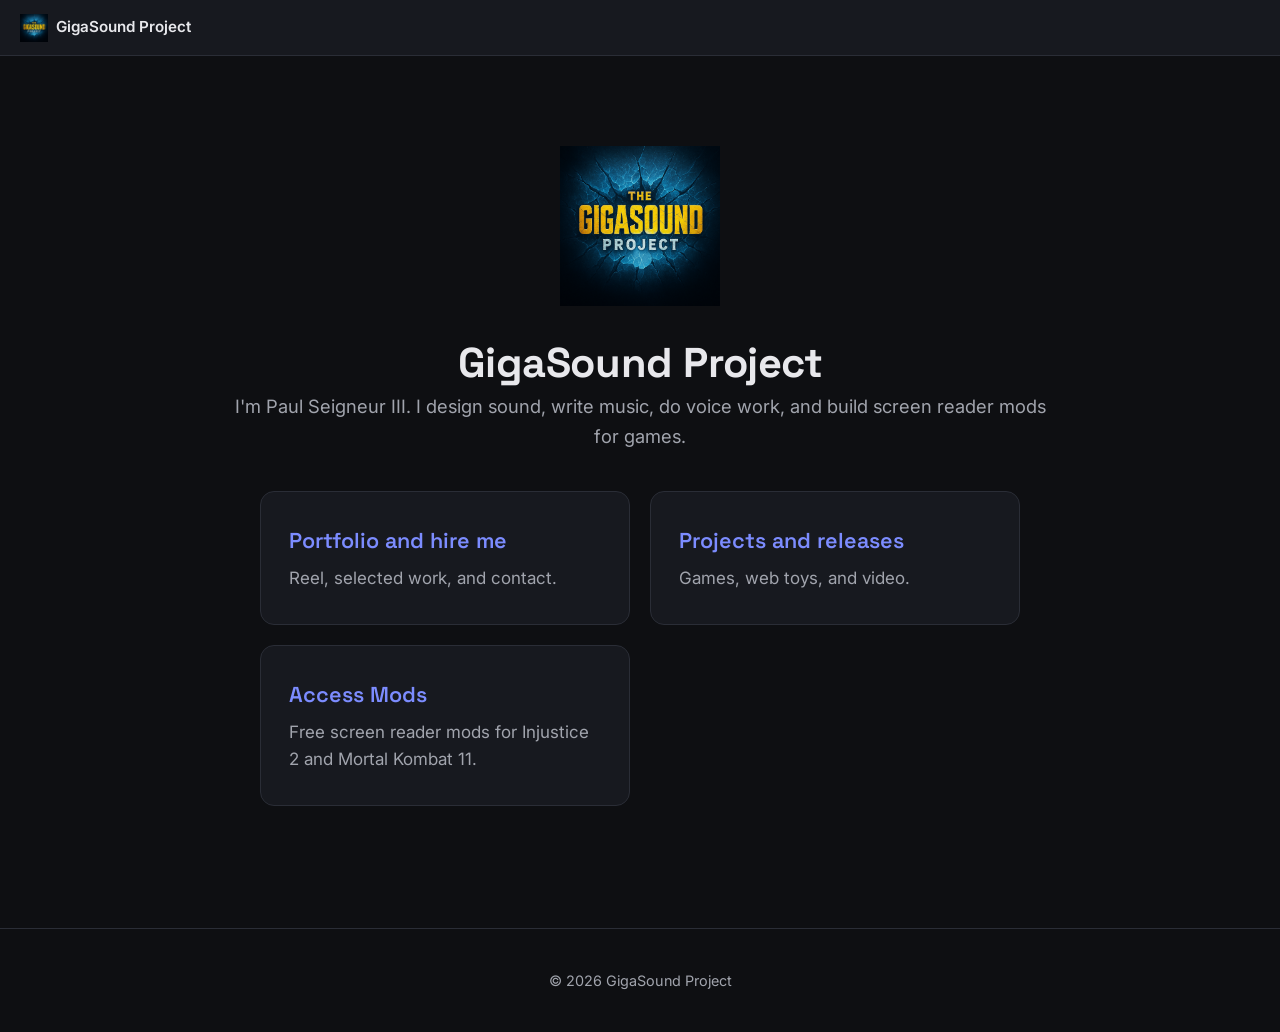
<file: index.html>
<!DOCTYPE html>
<html lang="en">
<head>
  <meta charset="UTF-8">
  <meta name="viewport" content="width=device-width, initial-scale=1.0">
  <title>GigaSound Project</title>
  <meta name="description" content="GigaSound Project: the audio portfolio of Paul Seigneur III, plus games, web toys, and free screen reader mods for games.">

  <meta property="og:title" content="GigaSound Project">
  <meta property="og:description" content="Sound design, music, voice, and accessibility work by Paul Seigneur III.">
  <meta property="og:type" content="website">
  <meta property="og:image" content="images/logo.png">

  <link rel="icon" href="images/logo.png" type="image/png">
  <link rel="preconnect" href="https://fonts.googleapis.com">
  <link rel="preconnect" href="https://fonts.gstatic.com" crossorigin>
  <link href="https://fonts.googleapis.com/css2?family=Inter:wght@400;500;600&family=Space+Grotesk:wght@600;700&display=swap" rel="stylesheet">
  <link rel="stylesheet" href="styles.css">
</head>
<body>
  <a href="#main" class="skip-link">Skip to main content</a>

  <div class="site-bar" role="banner">
    <span class="brand">
      <img src="images/logo.png" alt="" aria-hidden="true">
      <span>GigaSound Project</span>
    </span>
  </div>

  <main id="main" class="router-main">
    <div class="router-hero">
      <img src="images/logo.png" alt="" class="logo" aria-hidden="true">
      <h1>GigaSound Project</h1>
      <p class="tagline">I'm Paul Seigneur III. I design sound, write music, do voice work, and build screen reader mods for games.</p>
    </div>

    <nav class="router-cards" aria-label="Site sections">
      <a class="router-card" href="portfolio/">
        <span class="card-title">Portfolio and hire me</span>
        <span class="card-note">Reel, selected work, and contact.</span>
      </a>

      <a class="router-card" href="projects/">
        <span class="card-title">Projects and releases</span>
        <span class="card-note">Games, web toys, and video.</span>
      </a>

      <a class="router-card" href="mods/">
        <span class="card-title">Access Mods</span>
        <span class="card-note">Free screen reader mods for Injustice 2 and Mortal Kombat 11.</span>
      </a>
    </nav>
  </main>

  <footer>
    <p>&copy; <span id="year">2026</span> GigaSound Project</p>
    <p class="visits" id="visits" hidden>Visits: <span id="visit-count"></span></p>
  </footer>

  <script>
    document.getElementById('year').textContent = new Date().getFullYear();
  </script>
  <script src="counter.js"></script>
</body>
</html>
</file>
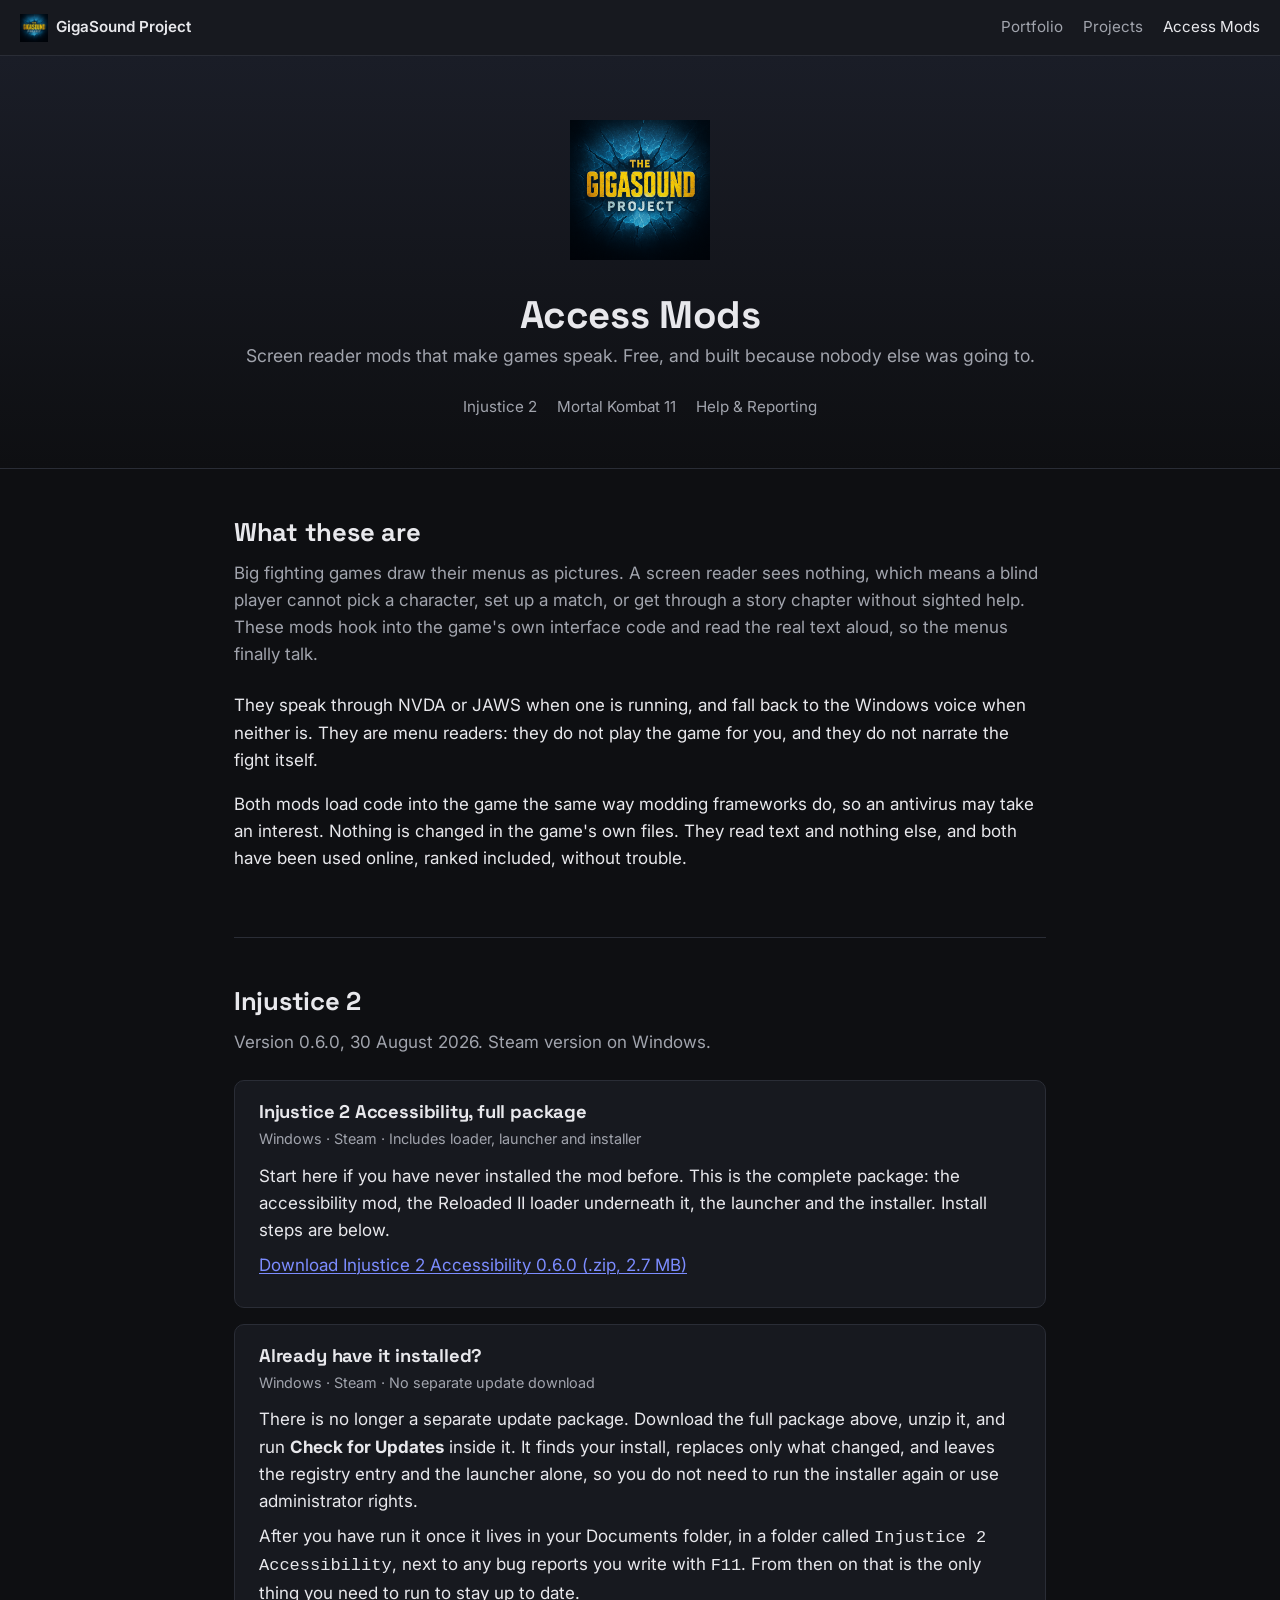
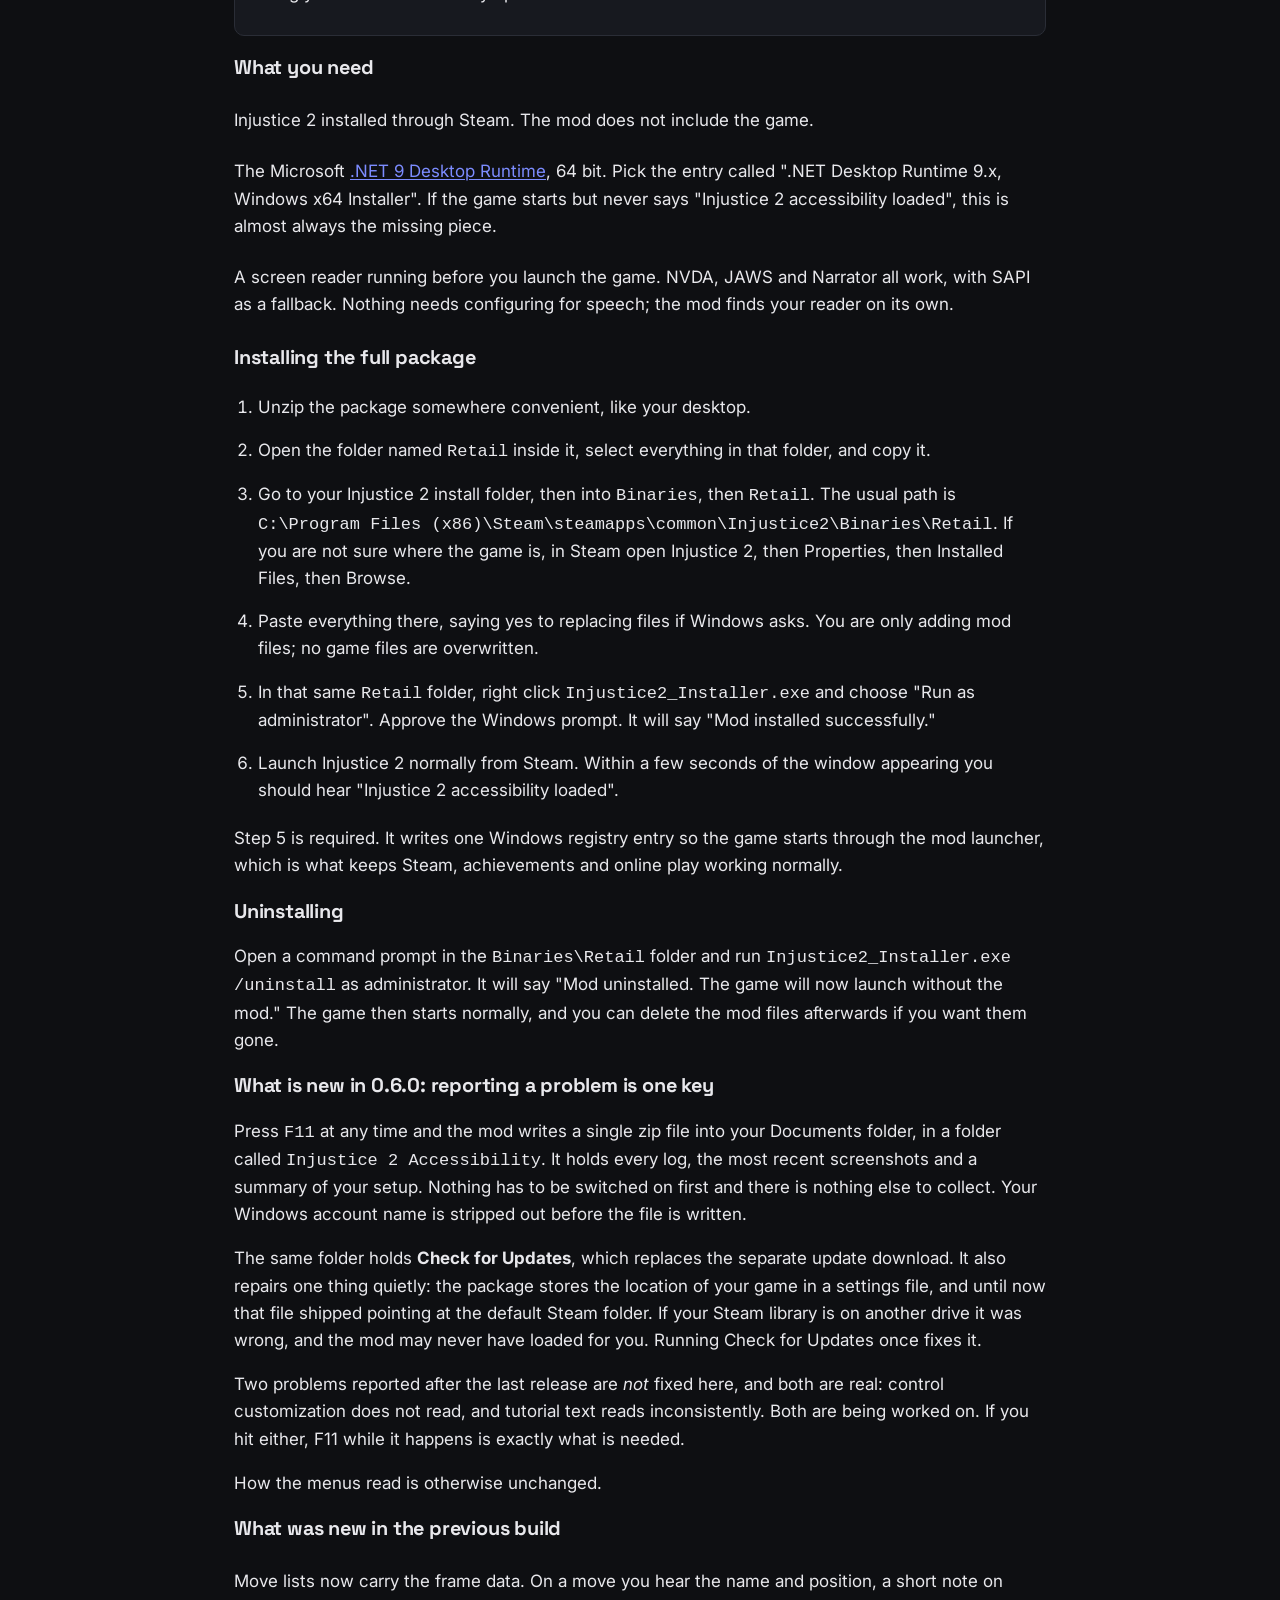
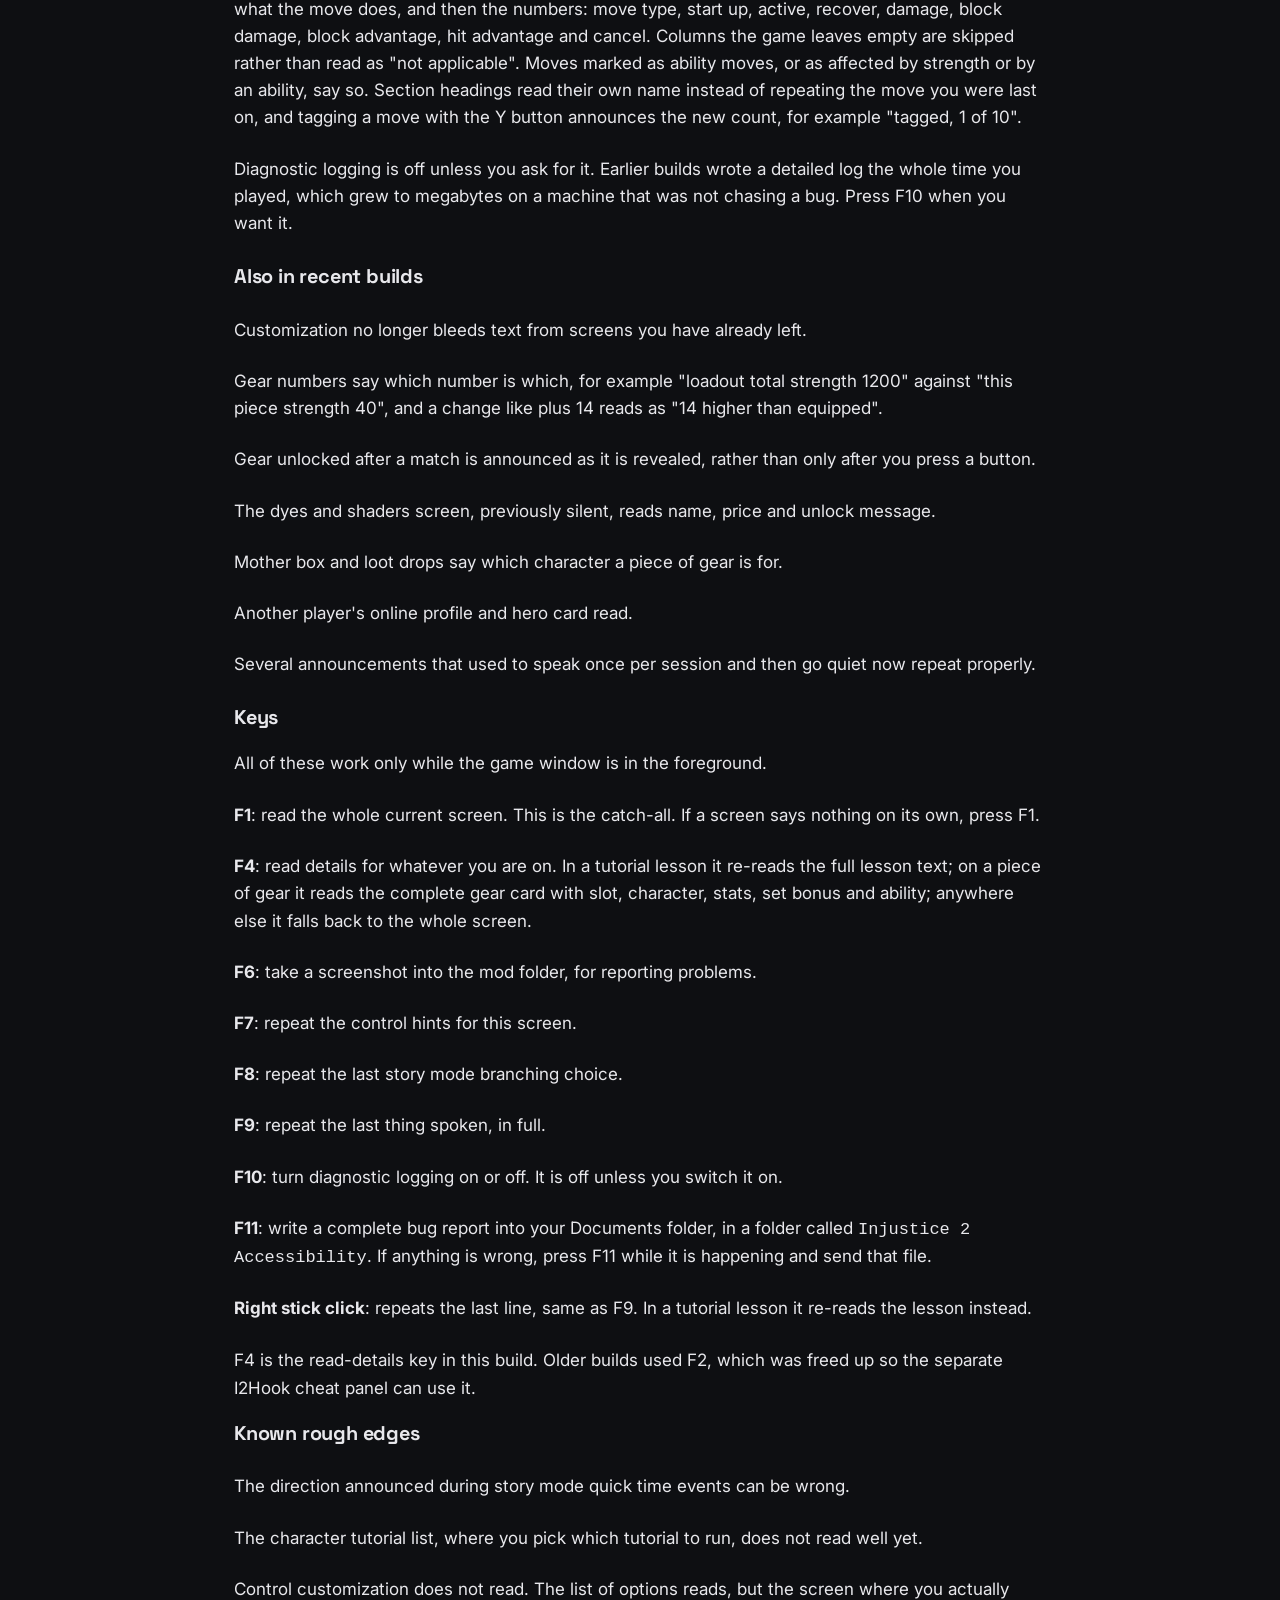
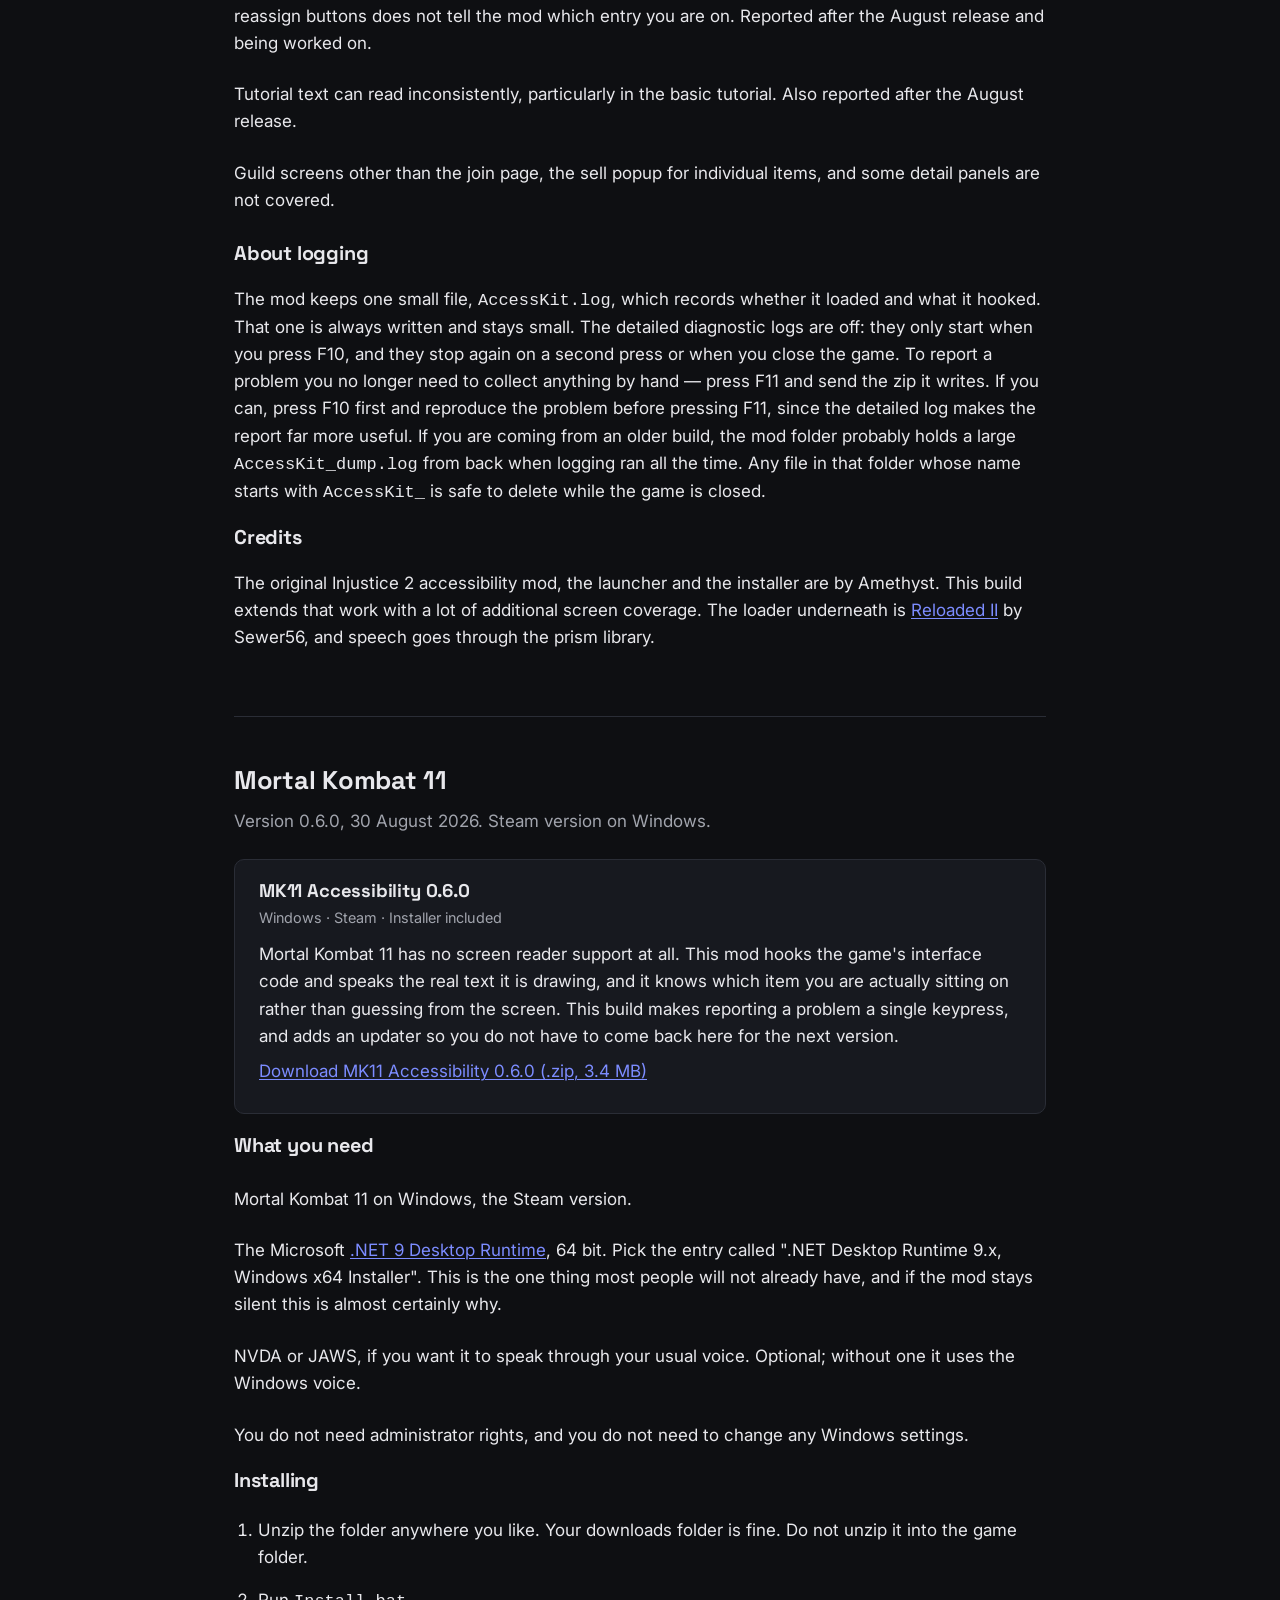
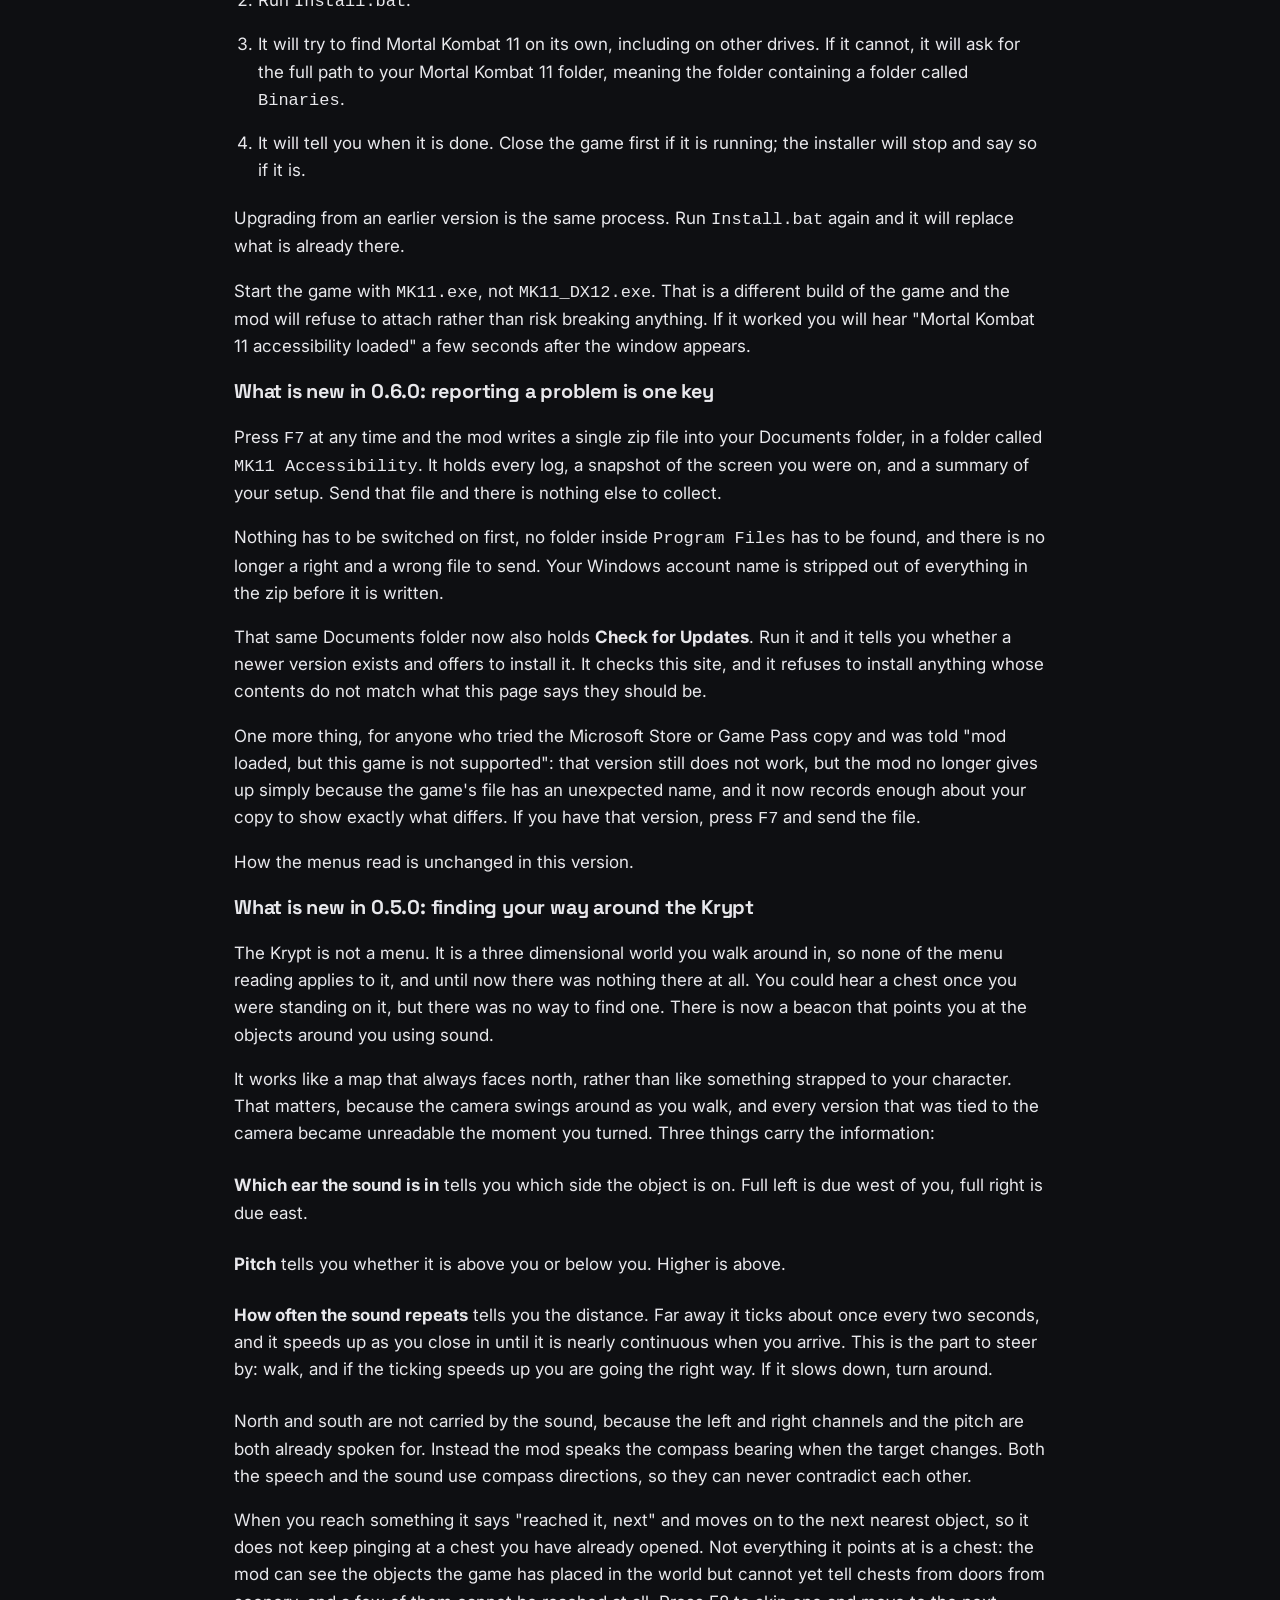
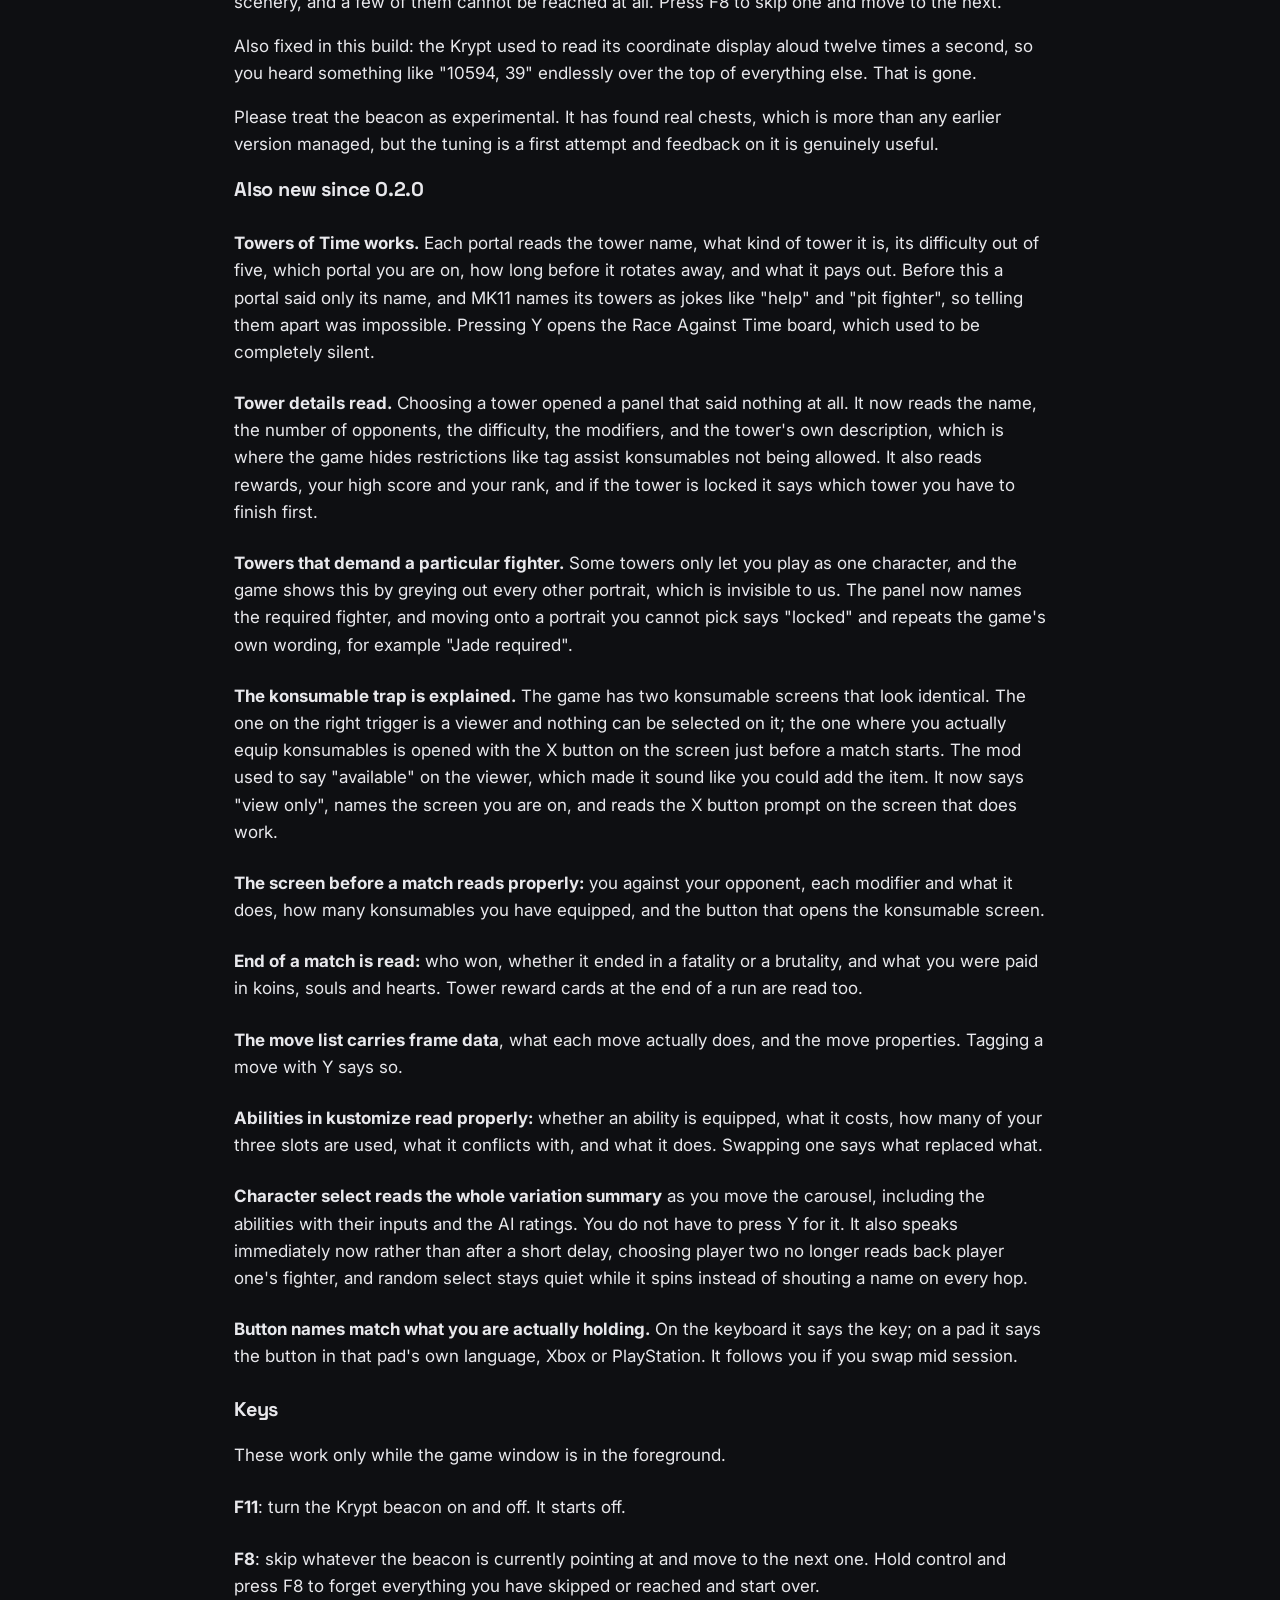
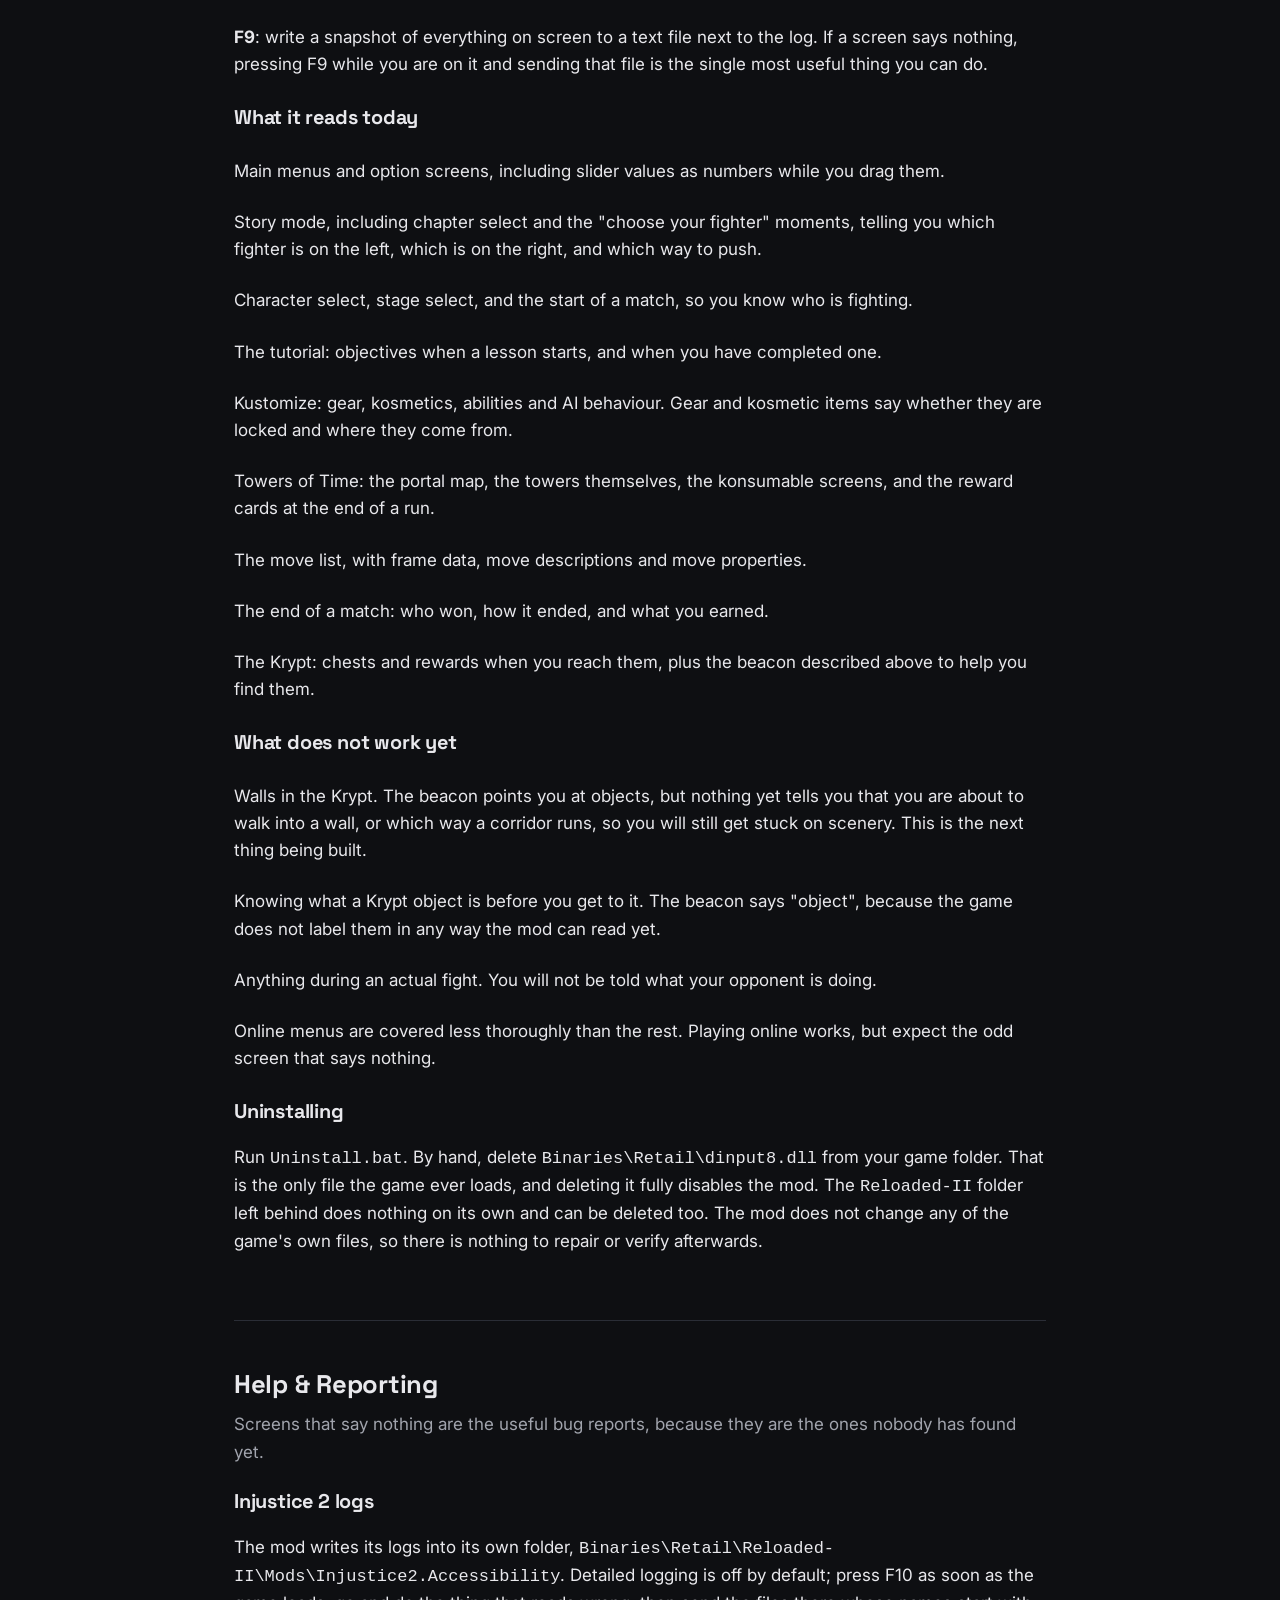
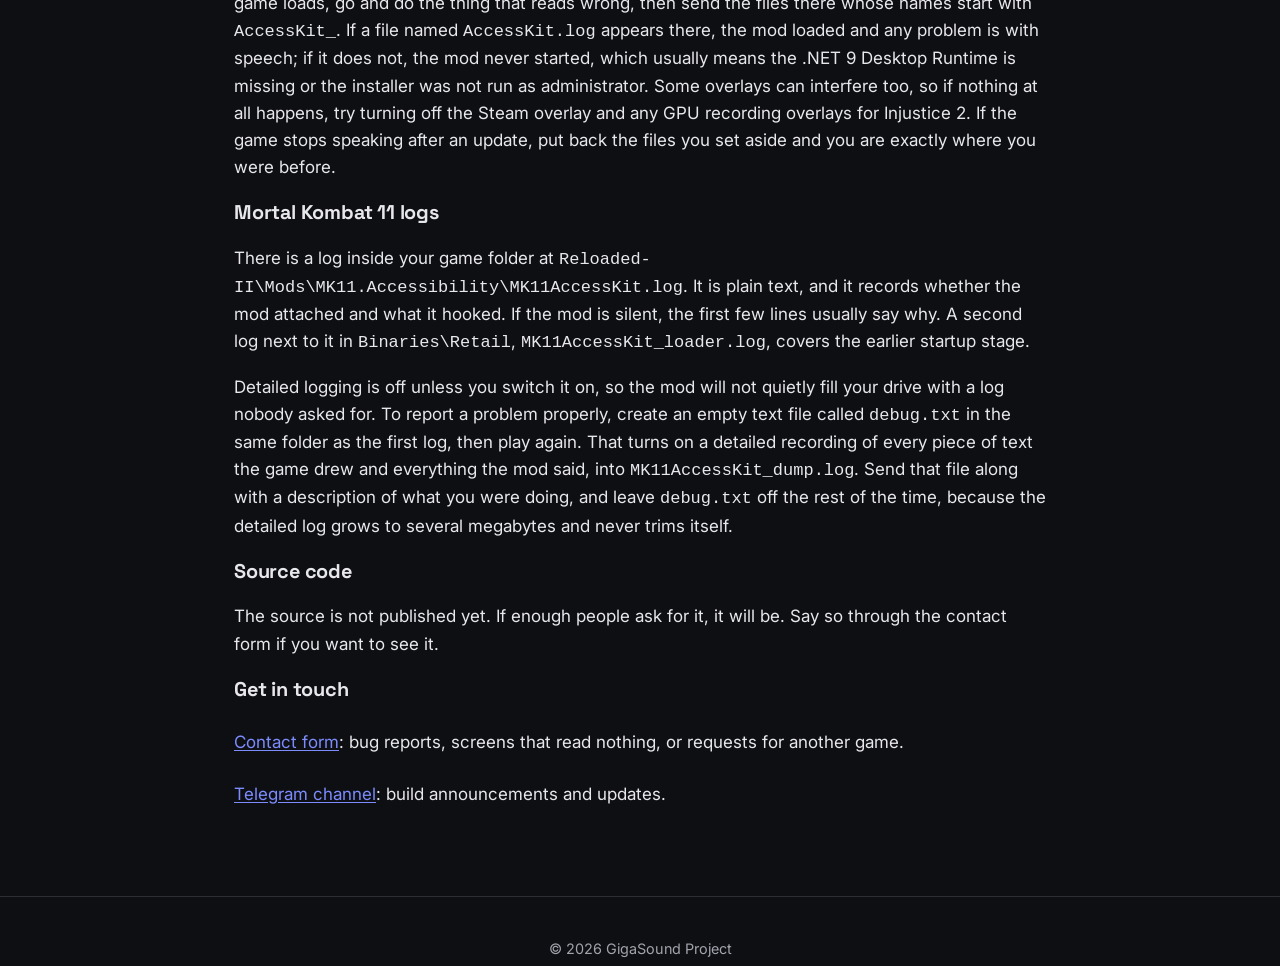
<file: mods/index.html>
<!DOCTYPE html>
<html lang="en">
<head>
  <meta charset="UTF-8">
  <meta name="viewport" content="width=device-width, initial-scale=1.0">
  <title>Access Mods | GigaSound Project</title>
  <meta name="description" content="Screen reader accessibility mods for fighting games: Injustice 2 and Mortal Kombat 11, free to download.">

  <meta property="og:title" content="Access Mods | GigaSound Project">
  <meta property="og:description" content="Screen reader accessibility mods for Injustice 2 and Mortal Kombat 11.">
  <meta property="og:type" content="website">
  <meta property="og:image" content="../images/logo.png">

  <link rel="icon" href="../images/logo.png" type="image/png">
  <link rel="preconnect" href="https://fonts.googleapis.com">
  <link rel="preconnect" href="https://fonts.gstatic.com" crossorigin>
  <link href="https://fonts.googleapis.com/css2?family=Inter:wght@400;500;600&family=Space+Grotesk:wght@600;700&display=swap" rel="stylesheet">
  <link rel="stylesheet" href="../styles.css">
</head>
<body>
  <a href="#main" class="skip-link">Skip to main content</a>

  <div class="site-bar" role="banner">
    <a href="../" class="brand" aria-label="Home, GigaSound Project">
      <img src="../images/logo.png" alt="" aria-hidden="true">
      <span>GigaSound Project</span>
    </a>
    <nav aria-label="Site sections">
      <a href="../portfolio/">Portfolio</a>
      <a href="../projects/">Projects</a>
      <a href="./" aria-current="page">Access Mods</a>
    </nav>
  </div>

  <div class="hero">
    <img src="../images/logo.png" alt="GigaSound Project logo" class="logo">
    <h1>Access Mods</h1>
    <p class="tagline">Screen reader mods that make games speak. Free, and built because nobody else was going to.</p>
    <nav class="primary" aria-label="Mods on this page">
      <a href="#injustice2">Injustice 2</a>
      <a href="#mk11">Mortal Kombat 11</a>
      <a href="#help">Help &amp; Reporting</a>
    </nav>
  </div>

  <main id="main">

    <section id="intro" aria-labelledby="intro-heading">
      <h2 id="intro-heading">What these are</h2>
      <p class="lede">Big fighting games draw their menus as pictures. A screen reader sees nothing, which means a blind player cannot pick a character, set up a match, or get through a story chapter without sighted help. These mods hook into the game's own interface code and read the real text aloud, so the menus finally talk.</p>
      <p>They speak through NVDA or JAWS when one is running, and fall back to the Windows voice when neither is. They are menu readers: they do not play the game for you, and they do not narrate the fight itself.</p>
      <p>Both mods load code into the game the same way modding frameworks do, so an antivirus may take an interest. Nothing is changed in the game's own files. They read text and nothing else, and both have been used online, ranked included, without trouble.</p>
    </section>

    <section id="injustice2" aria-labelledby="injustice2-heading">
      <h2 id="injustice2-heading">Injustice 2</h2>
      <p class="lede">Version 0.6.0, 30 August 2026. Steam version on Windows.</p>
      <div class="work-grid">

        <article class="work-item">
          <h3>Injustice 2 Accessibility, full package</h3>
          <p class="meta">Windows &middot; Steam &middot; Includes loader, launcher and installer</p>
          <p>Start here if you have never installed the mod before. This is the complete package: the accessibility mod, the Reloaded II loader underneath it, the launcher and the installer. Install steps are below.</p>
          <p><a href="files/Injustice2-Accessibility-0.6.0.zip" download>Download Injustice 2 Accessibility 0.6.0 (.zip, 2.7 MB)</a></p>
        </article>

        <article class="work-item">
          <h3>Already have it installed?</h3>
          <p class="meta">Windows &middot; Steam &middot; No separate update download</p>
          <p>There is no longer a separate update package. Download the full package above, unzip it, and run <strong>Check for Updates</strong> inside it. It finds your install, replaces only what changed, and leaves the registry entry and the launcher alone, so you do not need to run the installer again or use administrator rights.</p>
          <p>After you have run it once it lives in your Documents folder, in a folder called <code>Injustice 2 Accessibility</code>, next to any bug reports you write with <kbd>F11</kbd>. From then on that is the only thing you need to run to stay up to date.</p>
        </article>

      </div>

      <h3>What you need</h3>
      <ul class="links-list" role="list">
        <li>Injustice 2 installed through Steam. The mod does not include the game.</li>
        <li>The Microsoft <a href="https://dotnet.microsoft.com/download/dotnet/9.0" target="_blank" rel="noopener">.NET 9 Desktop Runtime</a>, 64 bit. Pick the entry called ".NET Desktop Runtime 9.x, Windows x64 Installer". If the game starts but never says "Injustice 2 accessibility loaded", this is almost always the missing piece.</li>
        <li>A screen reader running before you launch the game. NVDA, JAWS and Narrator all work, with SAPI as a fallback. Nothing needs configuring for speech; the mod finds your reader on its own.</li>
      </ul>

      <h3>Installing the full package</h3>
      <ol class="steps">
        <li>Unzip the package somewhere convenient, like your desktop.</li>
        <li>Open the folder named <code>Retail</code> inside it, select everything in that folder, and copy it.</li>
        <li>Go to your Injustice 2 install folder, then into <code>Binaries</code>, then <code>Retail</code>. The usual path is <code>C:\Program Files (x86)\Steam\steamapps\common\Injustice2\Binaries\Retail</code>. If you are not sure where the game is, in Steam open Injustice 2, then Properties, then Installed Files, then Browse.</li>
        <li>Paste everything there, saying yes to replacing files if Windows asks. You are only adding mod files; no game files are overwritten.</li>
        <li>In that same <code>Retail</code> folder, right click <code>Injustice2_Installer.exe</code> and choose "Run as administrator". Approve the Windows prompt. It will say "Mod installed successfully."</li>
        <li>Launch Injustice 2 normally from Steam. Within a few seconds of the window appearing you should hear "Injustice 2 accessibility loaded".</li>
      </ol>
      <p>Step 5 is required. It writes one Windows registry entry so the game starts through the mod launcher, which is what keeps Steam, achievements and online play working normally.</p>

      <h3>Uninstalling</h3>
      <p>Open a command prompt in the <code>Binaries\Retail</code> folder and run <code>Injustice2_Installer.exe /uninstall</code> as administrator. It will say "Mod uninstalled. The game will now launch without the mod." The game then starts normally, and you can delete the mod files afterwards if you want them gone.</p>

      <h3>What is new in 0.6.0: reporting a problem is one key</h3>
      <p>Press <kbd>F11</kbd> at any time and the mod writes a single zip file into your Documents folder, in a folder called <code>Injustice 2 Accessibility</code>. It holds every log, the most recent screenshots and a summary of your setup. Nothing has to be switched on first and there is nothing else to collect. Your Windows account name is stripped out before the file is written.</p>
      <p>The same folder holds <strong>Check for Updates</strong>, which replaces the separate update download. It also repairs one thing quietly: the package stores the location of your game in a settings file, and until now that file shipped pointing at the default Steam folder. If your Steam library is on another drive it was wrong, and the mod may never have loaded for you. Running Check for Updates once fixes it.</p>
      <p>Two problems reported after the last release are <em>not</em> fixed here, and both are real: control customization does not read, and tutorial text reads inconsistently. Both are being worked on. If you hit either, F11 while it happens is exactly what is needed.</p>
      <p>How the menus read is otherwise unchanged.</p>

      <h3>What was new in the previous build</h3>
      <ul class="links-list" role="list">
        <li>Move lists now carry the frame data. On a move you hear the name and position, a short note on what the move does, and then the numbers: move type, start up, active, recover, damage, block damage, block advantage, hit advantage and cancel. Columns the game leaves empty are skipped rather than read as "not applicable". Moves marked as ability moves, or as affected by strength or by an ability, say so. Section headings read their own name instead of repeating the move you were last on, and tagging a move with the Y button announces the new count, for example "tagged, 1 of 10".</li>
        <li>Diagnostic logging is off unless you ask for it. Earlier builds wrote a detailed log the whole time you played, which grew to megabytes on a machine that was not chasing a bug. Press F10 when you want it.</li>
      </ul>

      <h3>Also in recent builds</h3>
      <ul class="links-list" role="list">
        <li>Customization no longer bleeds text from screens you have already left.</li>
        <li>Gear numbers say which number is which, for example "loadout total strength 1200" against "this piece strength 40", and a change like plus 14 reads as "14 higher than equipped".</li>
        <li>Gear unlocked after a match is announced as it is revealed, rather than only after you press a button.</li>
        <li>The dyes and shaders screen, previously silent, reads name, price and unlock message.</li>
        <li>Mother box and loot drops say which character a piece of gear is for.</li>
        <li>Another player's online profile and hero card read.</li>
        <li>Several announcements that used to speak once per session and then go quiet now repeat properly.</li>
      </ul>

      <h3>Keys</h3>
      <p>All of these work only while the game window is in the foreground.</p>
      <ul class="links-list" role="list">
        <li><strong>F1</strong>: read the whole current screen. This is the catch-all. If a screen says nothing on its own, press F1.</li>
        <li><strong>F4</strong>: read details for whatever you are on. In a tutorial lesson it re-reads the full lesson text; on a piece of gear it reads the complete gear card with slot, character, stats, set bonus and ability; anywhere else it falls back to the whole screen.</li>
        <li><strong>F6</strong>: take a screenshot into the mod folder, for reporting problems.</li>
        <li><strong>F7</strong>: repeat the control hints for this screen.</li>
        <li><strong>F8</strong>: repeat the last story mode branching choice.</li>
        <li><strong>F9</strong>: repeat the last thing spoken, in full.</li>
        <li><strong>F10</strong>: turn diagnostic logging on or off. It is off unless you switch it on.</li>
        <li><strong>F11</strong>: write a complete bug report into your Documents folder, in a folder called <code>Injustice 2 Accessibility</code>. If anything is wrong, press F11 while it is happening and send that file.</li>
        <li><strong>Right stick click</strong>: repeats the last line, same as F9. In a tutorial lesson it re-reads the lesson instead.</li>
      </ul>
      <p>F4 is the read-details key in this build. Older builds used F2, which was freed up so the separate I2Hook cheat panel can use it.</p>

      <h3>Known rough edges</h3>
      <ul class="links-list" role="list">
        <li>The direction announced during story mode quick time events can be wrong.</li>
        <li>The character tutorial list, where you pick which tutorial to run, does not read well yet.</li>
        <li>Control customization does not read. The list of options reads, but the screen where you actually reassign buttons does not tell the mod which entry you are on. Reported after the August release and being worked on.</li>
        <li>Tutorial text can read inconsistently, particularly in the basic tutorial. Also reported after the August release.</li>
        <li>Guild screens other than the join page, the sell popup for individual items, and some detail panels are not covered.</li>
      </ul>

      <h3>About logging</h3>
      <p>The mod keeps one small file, <code>AccessKit.log</code>, which records whether it loaded and what it hooked. That one is always written and stays small. The detailed diagnostic logs are off: they only start when you press F10, and they stop again on a second press or when you close the game. To report a problem you no longer need to collect anything by hand — press F11 and send the zip it writes. If you can, press F10 first and reproduce the problem before pressing F11, since the detailed log makes the report far more useful. If you are coming from an older build, the mod folder probably holds a large <code>AccessKit_dump.log</code> from back when logging ran all the time. Any file in that folder whose name starts with <code>AccessKit_</code> is safe to delete while the game is closed.</p>

      <h3>Credits</h3>
      <p>The original Injustice 2 accessibility mod, the launcher and the installer are by Amethyst. This build extends that work with a lot of additional screen coverage. The loader underneath is <a href="https://github.com/Reloaded-Project/Reloaded-II" target="_blank" rel="noopener">Reloaded II</a> by Sewer56, and speech goes through the prism library.</p>
    </section>

    <section id="mk11" aria-labelledby="mk11-heading">
      <h2 id="mk11-heading">Mortal Kombat 11</h2>
      <p class="lede">Version 0.6.0, 30 August 2026. Steam version on Windows.</p>
      <div class="work-grid">

        <article class="work-item">
          <h3>MK11 Accessibility 0.6.0</h3>
          <p class="meta">Windows &middot; Steam &middot; Installer included</p>
          <p>Mortal Kombat 11 has no screen reader support at all. This mod hooks the game's interface code and speaks the real text it is drawing, and it knows which item you are actually sitting on rather than guessing from the screen. This build makes reporting a problem a single keypress, and adds an updater so you do not have to come back here for the next version.</p>
          <p><a href="files/MK11-Accessibility-0.6.0.zip" download>Download MK11 Accessibility 0.6.0 (.zip, 3.4 MB)</a></p>
        </article>

      </div>

      <h3>What you need</h3>
      <ul class="links-list" role="list">
        <li>Mortal Kombat 11 on Windows, the Steam version.</li>
        <li>The Microsoft <a href="https://dotnet.microsoft.com/download/dotnet/9.0" target="_blank" rel="noopener">.NET 9 Desktop Runtime</a>, 64 bit. Pick the entry called ".NET Desktop Runtime 9.x, Windows x64 Installer". This is the one thing most people will not already have, and if the mod stays silent this is almost certainly why.</li>
        <li>NVDA or JAWS, if you want it to speak through your usual voice. Optional; without one it uses the Windows voice.</li>
      </ul>
      <p>You do not need administrator rights, and you do not need to change any Windows settings.</p>

      <h3>Installing</h3>
      <ol class="steps">
        <li>Unzip the folder anywhere you like. Your downloads folder is fine. Do not unzip it into the game folder.</li>
        <li>Run <code>Install.bat</code>.</li>
        <li>It will try to find Mortal Kombat 11 on its own, including on other drives. If it cannot, it will ask for the full path to your Mortal Kombat 11 folder, meaning the folder containing a folder called <code>Binaries</code>.</li>
        <li>It will tell you when it is done. Close the game first if it is running; the installer will stop and say so if it is.</li>
      </ol>
      <p>Upgrading from an earlier version is the same process. Run <code>Install.bat</code> again and it will replace what is already there.</p>
      <p>Start the game with <code>MK11.exe</code>, not <code>MK11_DX12.exe</code>. That is a different build of the game and the mod will refuse to attach rather than risk breaking anything. If it worked you will hear "Mortal Kombat 11 accessibility loaded" a few seconds after the window appears.</p>

      <h3>What is new in 0.6.0: reporting a problem is one key</h3>
      <p>Press <kbd>F7</kbd> at any time and the mod writes a single zip file into your Documents folder, in a folder called <code>MK11 Accessibility</code>. It holds every log, a snapshot of the screen you were on, and a summary of your setup. Send that file and there is nothing else to collect.</p>
      <p>Nothing has to be switched on first, no folder inside <code>Program Files</code> has to be found, and there is no longer a right and a wrong file to send. Your Windows account name is stripped out of everything in the zip before it is written.</p>
      <p>That same Documents folder now also holds <strong>Check for Updates</strong>. Run it and it tells you whether a newer version exists and offers to install it. It checks this site, and it refuses to install anything whose contents do not match what this page says they should be.</p>
      <p>One more thing, for anyone who tried the Microsoft Store or Game Pass copy and was told "mod loaded, but this game is not supported": that version still does not work, but the mod no longer gives up simply because the game's file has an unexpected name, and it now records enough about your copy to show exactly what differs. If you have that version, press <kbd>F7</kbd> and send the file.</p>
      <p>How the menus read is unchanged in this version.</p>

      <h3>What is new in 0.5.0: finding your way around the Krypt</h3>
      <p>The Krypt is not a menu. It is a three dimensional world you walk around in, so none of the menu reading applies to it, and until now there was nothing there at all. You could hear a chest once you were standing on it, but there was no way to find one. There is now a beacon that points you at the objects around you using sound.</p>
      <p>It works like a map that always faces north, rather than like something strapped to your character. That matters, because the camera swings around as you walk, and every version that was tied to the camera became unreadable the moment you turned. Three things carry the information:</p>
      <ul class="links-list" role="list">
        <li><strong>Which ear the sound is in</strong> tells you which side the object is on. Full left is due west of you, full right is due east.</li>
        <li><strong>Pitch</strong> tells you whether it is above you or below you. Higher is above.</li>
        <li><strong>How often the sound repeats</strong> tells you the distance. Far away it ticks about once every two seconds, and it speeds up as you close in until it is nearly continuous when you arrive. This is the part to steer by: walk, and if the ticking speeds up you are going the right way. If it slows down, turn around.</li>
      </ul>
      <p>North and south are not carried by the sound, because the left and right channels and the pitch are both already spoken for. Instead the mod speaks the compass bearing when the target changes. Both the speech and the sound use compass directions, so they can never contradict each other.</p>
      <p>When you reach something it says "reached it, next" and moves on to the next nearest object, so it does not keep pinging at a chest you have already opened. Not everything it points at is a chest: the mod can see the objects the game has placed in the world but cannot yet tell chests from doors from scenery, and a few of them cannot be reached at all. Press F8 to skip one and move to the next.</p>
      <p>Also fixed in this build: the Krypt used to read its coordinate display aloud twelve times a second, so you heard something like "10594, 39" endlessly over the top of everything else. That is gone.</p>
      <p>Please treat the beacon as experimental. It has found real chests, which is more than any earlier version managed, but the tuning is a first attempt and feedback on it is genuinely useful.</p>

      <h3>Also new since 0.2.0</h3>
      <ul class="links-list" role="list">
        <li><strong>Towers of Time works.</strong> Each portal reads the tower name, what kind of tower it is, its difficulty out of five, which portal you are on, how long before it rotates away, and what it pays out. Before this a portal said only its name, and MK11 names its towers as jokes like "help" and "pit fighter", so telling them apart was impossible. Pressing Y opens the Race Against Time board, which used to be completely silent.</li>
        <li><strong>Tower details read.</strong> Choosing a tower opened a panel that said nothing at all. It now reads the name, the number of opponents, the difficulty, the modifiers, and the tower's own description, which is where the game hides restrictions like tag assist konsumables not being allowed. It also reads rewards, your high score and your rank, and if the tower is locked it says which tower you have to finish first.</li>
        <li><strong>Towers that demand a particular fighter.</strong> Some towers only let you play as one character, and the game shows this by greying out every other portrait, which is invisible to us. The panel now names the required fighter, and moving onto a portrait you cannot pick says "locked" and repeats the game's own wording, for example "Jade required".</li>
        <li><strong>The konsumable trap is explained.</strong> The game has two konsumable screens that look identical. The one on the right trigger is a viewer and nothing can be selected on it; the one where you actually equip konsumables is opened with the X button on the screen just before a match starts. The mod used to say "available" on the viewer, which made it sound like you could add the item. It now says "view only", names the screen you are on, and reads the X button prompt on the screen that does work.</li>
        <li><strong>The screen before a match reads properly:</strong> you against your opponent, each modifier and what it does, how many konsumables you have equipped, and the button that opens the konsumable screen.</li>
        <li><strong>End of a match is read:</strong> who won, whether it ended in a fatality or a brutality, and what you were paid in koins, souls and hearts. Tower reward cards at the end of a run are read too.</li>
        <li><strong>The move list carries frame data</strong>, what each move actually does, and the move properties. Tagging a move with Y says so.</li>
        <li><strong>Abilities in kustomize read properly:</strong> whether an ability is equipped, what it costs, how many of your three slots are used, what it conflicts with, and what it does. Swapping one says what replaced what.</li>
        <li><strong>Character select reads the whole variation summary</strong> as you move the carousel, including the abilities with their inputs and the AI ratings. You do not have to press Y for it. It also speaks immediately now rather than after a short delay, choosing player two no longer reads back player one's fighter, and random select stays quiet while it spins instead of shouting a name on every hop.</li>
        <li><strong>Button names match what you are actually holding.</strong> On the keyboard it says the key; on a pad it says the button in that pad's own language, Xbox or PlayStation. It follows you if you swap mid session.</li>
      </ul>

      <h3>Keys</h3>
      <p>These work only while the game window is in the foreground.</p>
      <ul class="links-list" role="list">
        <li><strong>F11</strong>: turn the Krypt beacon on and off. It starts off.</li>
        <li><strong>F8</strong>: skip whatever the beacon is currently pointing at and move to the next one. Hold control and press F8 to forget everything you have skipped or reached and start over.</li>
        <li><strong>F9</strong>: write a snapshot of everything on screen to a text file next to the log. If a screen says nothing, pressing F9 while you are on it and sending that file is the single most useful thing you can do.</li>
      </ul>

      <h3>What it reads today</h3>
      <ul class="links-list" role="list">
        <li>Main menus and option screens, including slider values as numbers while you drag them.</li>
        <li>Story mode, including chapter select and the "choose your fighter" moments, telling you which fighter is on the left, which is on the right, and which way to push.</li>
        <li>Character select, stage select, and the start of a match, so you know who is fighting.</li>
        <li>The tutorial: objectives when a lesson starts, and when you have completed one.</li>
        <li>Kustomize: gear, kosmetics, abilities and AI behaviour. Gear and kosmetic items say whether they are locked and where they come from.</li>
        <li>Towers of Time: the portal map, the towers themselves, the konsumable screens, and the reward cards at the end of a run.</li>
        <li>The move list, with frame data, move descriptions and move properties.</li>
        <li>The end of a match: who won, how it ended, and what you earned.</li>
        <li>The Krypt: chests and rewards when you reach them, plus the beacon described above to help you find them.</li>
      </ul>

      <h3>What does not work yet</h3>
      <ul class="links-list" role="list">
        <li>Walls in the Krypt. The beacon points you at objects, but nothing yet tells you that you are about to walk into a wall, or which way a corridor runs, so you will still get stuck on scenery. This is the next thing being built.</li>
        <li>Knowing what a Krypt object is before you get to it. The beacon says "object", because the game does not label them in any way the mod can read yet.</li>
        <li>Anything during an actual fight. You will not be told what your opponent is doing.</li>
        <li>Online menus are covered less thoroughly than the rest. Playing online works, but expect the odd screen that says nothing.</li>
      </ul>

      <h3>Uninstalling</h3>
      <p>Run <code>Uninstall.bat</code>. By hand, delete <code>Binaries\Retail\dinput8.dll</code> from your game folder. That is the only file the game ever loads, and deleting it fully disables the mod. The <code>Reloaded-II</code> folder left behind does nothing on its own and can be deleted too. The mod does not change any of the game's own files, so there is nothing to repair or verify afterwards.</p>
    </section>

    <section id="help" aria-labelledby="help-heading">
      <h2 id="help-heading">Help &amp; Reporting</h2>
      <p class="lede">Screens that say nothing are the useful bug reports, because they are the ones nobody has found yet.</p>

      <h3>Injustice 2 logs</h3>
      <p>The mod writes its logs into its own folder, <code>Binaries\Retail\Reloaded-II\Mods\Injustice2.Accessibility</code>. Detailed logging is off by default; press F10 as soon as the game loads, go and do the thing that reads wrong, then send the files there whose names start with <code>AccessKit_</code>. If a file named <code>AccessKit.log</code> appears there, the mod loaded and any problem is with speech; if it does not, the mod never started, which usually means the .NET 9 Desktop Runtime is missing or the installer was not run as administrator. Some overlays can interfere too, so if nothing at all happens, try turning off the Steam overlay and any GPU recording overlays for Injustice 2. If the game stops speaking after an update, put back the files you set aside and you are exactly where you were before.</p>

      <h3>Mortal Kombat 11 logs</h3>
      <p>There is a log inside your game folder at <code>Reloaded-II\Mods\MK11.Accessibility\MK11AccessKit.log</code>. It is plain text, and it records whether the mod attached and what it hooked. If the mod is silent, the first few lines usually say why. A second log next to it in <code>Binaries\Retail</code>, <code>MK11AccessKit_loader.log</code>, covers the earlier startup stage.</p>
      <p>Detailed logging is off unless you switch it on, so the mod will not quietly fill your drive with a log nobody asked for. To report a problem properly, create an empty text file called <code>debug.txt</code> in the same folder as the first log, then play again. That turns on a detailed recording of every piece of text the game drew and everything the mod said, into <code>MK11AccessKit_dump.log</code>. Send that file along with a description of what you were doing, and leave <code>debug.txt</code> off the rest of the time, because the detailed log grows to several megabytes and never trims itself.</p>

      <h3>Source code</h3>
      <p>The source is not published yet. If enough people ask for it, it will be. Say so through the contact form if you want to see it.</p>

      <h3>Get in touch</h3>
      <ul class="links-list" role="list">
        <li><a href="../portfolio/#contact">Contact form</a>: bug reports, screens that read nothing, or requests for another game.</li>
        <li><a href="https://t.me/+jEwB8vcK_EYzZGNh" target="_blank" rel="noopener">Telegram channel</a>: build announcements and updates.</li>
      </ul>
    </section>

  </main>

  <footer>
    <p>&copy; <span id="year">2026</span> GigaSound Project</p>
    <p class="visits" id="visits" hidden>Visits: <span id="visit-count"></span></p>
  </footer>

  <script>
    document.getElementById('year').textContent = new Date().getFullYear();
  </script>
  <script src="../counter.js"></script>
</body>
</html>
</file>
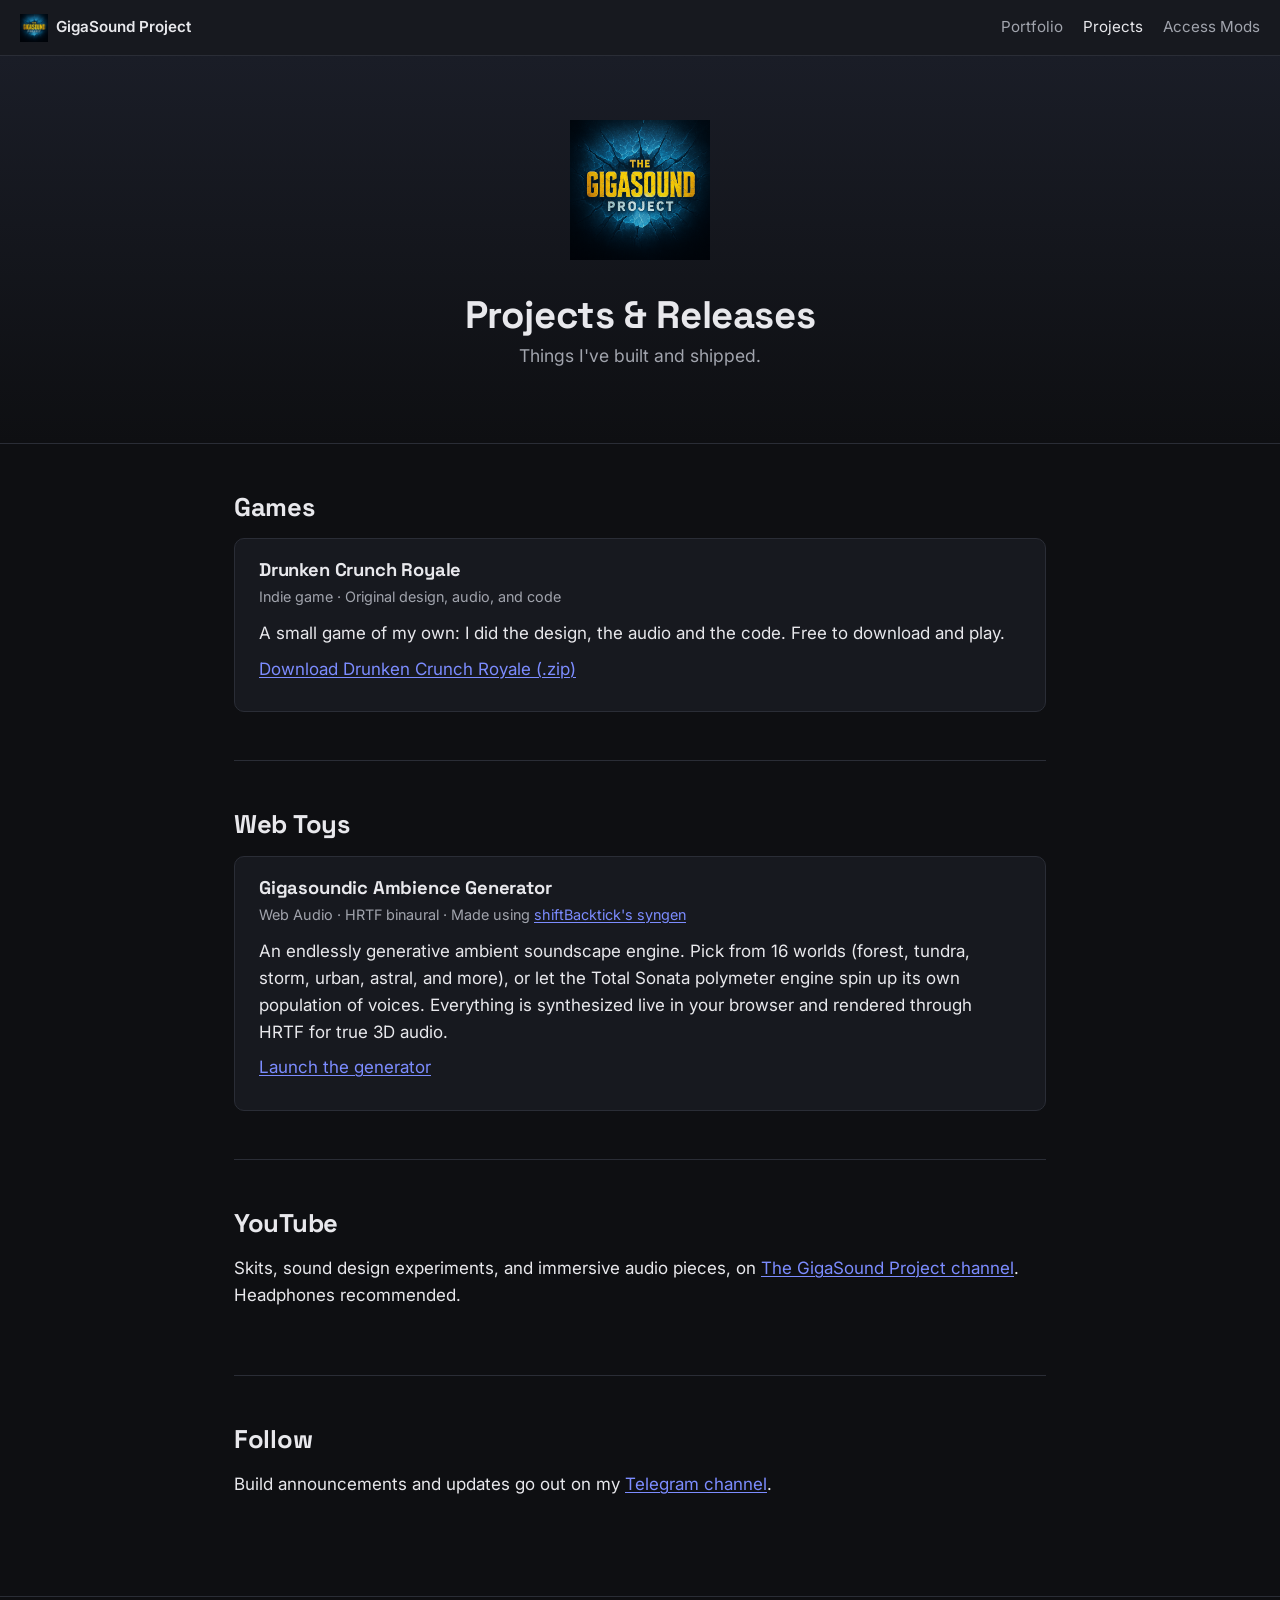
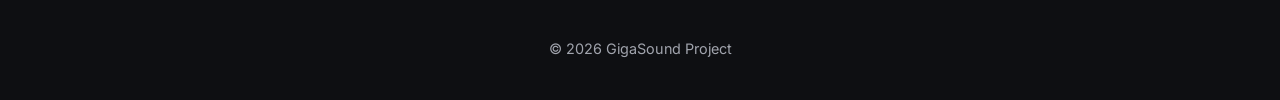
<file: projects/index.html>
<!DOCTYPE html>
<html lang="en">
<head>
  <meta charset="UTF-8">
  <meta name="viewport" content="width=device-width, initial-scale=1.0">
  <title>Projects &amp; Releases | GigaSound Project</title>
  <meta name="description" content="Games, web audio toys, screen reader mods, and other projects from the GigaSound Project.">

  <meta property="og:title" content="Projects &amp; Releases | GigaSound Project">
  <meta property="og:description" content="Games, web audio toys, and screen reader mods from the GigaSound Project.">
  <meta property="og:type" content="website">
  <meta property="og:image" content="../images/logo.png">

  <link rel="icon" href="../images/logo.png" type="image/png">
  <link rel="preconnect" href="https://fonts.googleapis.com">
  <link rel="preconnect" href="https://fonts.gstatic.com" crossorigin>
  <link href="https://fonts.googleapis.com/css2?family=Inter:wght@400;500;600&family=Space+Grotesk:wght@600;700&display=swap" rel="stylesheet">
  <link rel="stylesheet" href="../styles.css">
</head>
<body>
  <a href="#main" class="skip-link">Skip to main content</a>

  <div class="site-bar" role="banner">
    <a href="../" class="brand" aria-label="Home, GigaSound Project">
      <img src="../images/logo.png" alt="" aria-hidden="true">
      <span>GigaSound Project</span>
    </a>
    <nav aria-label="Site sections">
      <a href="../portfolio/">Portfolio</a>
      <a href="./" aria-current="page">Projects</a>
      <a href="../mods/">Access Mods</a>
    </nav>
  </div>

  <div class="hero">
    <img src="../images/logo.png" alt="GigaSound Project logo" class="logo">
    <h1>Projects &amp; Releases</h1>
    <p class="tagline">Things I've built and shipped.</p>
  </div>

  <main id="main">

    <section id="games" aria-labelledby="games-heading">
      <h2 id="games-heading">Games</h2>
      <div class="work-grid">

        <article class="work-item">
          <h3>Drunken Crunch Royale</h3>
          <p class="meta">Indie game &middot; Original design, audio, and code</p>
          <p>A small game of my own: I did the design, the audio and the code. Free to download and play.</p>
          <p><a href="../games/drunkin-crunch-royale.zip" download>Download Drunken Crunch Royale (.zip)</a></p>
        </article>

        <!--
          To add a new game, copy this block:
          <article class="work-item">
            <h3>Game title</h3>
            <p class="meta">Platform · Year · Role</p>
            <p>Short description.</p>
            <p><a href="LINK_OR_DOWNLOAD">Play / Download</a></p>
          </article>
        -->

      </div>
    </section>

    <section id="web" aria-labelledby="web-heading">
      <h2 id="web-heading">Web Toys</h2>
      <div class="work-grid">

        <article class="work-item">
          <h3>Gigasoundic Ambience Generator</h3>
          <p class="meta">Web Audio · HRTF binaural · Made using <a href="https://github.com/nicross/syngen" target="_blank" rel="noopener">shiftBacktick's syngen</a></p>
          <p>An endlessly generative ambient soundscape engine. Pick from 16 worlds (forest, tundra, storm, urban, astral, and more), or let the Total Sonata polymeter engine spin up its own population of voices. Everything is synthesized live in your browser and rendered through HRTF for true 3D audio.</p>
          <p><a href="ambience-generator/">Launch the generator</a></p>
        </article>

      </div>
    </section>

    <section id="video" aria-labelledby="video-heading">
      <h2 id="video-heading">YouTube</h2>
      <p>Skits, sound design experiments, and immersive audio pieces, on <a href="https://www.youtube.com/channel/UCJtEGSjQM6nEQi46Tftv8HQ" target="_blank" rel="noopener">The GigaSound Project channel</a>. Headphones recommended.</p>
    </section>

    <section id="follow" aria-labelledby="follow-heading">
      <h2 id="follow-heading">Follow</h2>
      <p>Build announcements and updates go out on my <a href="https://t.me/+jEwB8vcK_EYzZGNh" target="_blank" rel="noopener">Telegram channel</a>.</p>
    </section>

  </main>

  <footer>
    <p>&copy; <span id="year">2026</span> GigaSound Project</p>
    <p class="visits" id="visits" hidden>Visits: <span id="visit-count"></span></p>
  </footer>

  <script>
    document.getElementById('year').textContent = new Date().getFullYear();
  </script>
  <script src="../counter.js"></script>
</body>
</html>
</file>
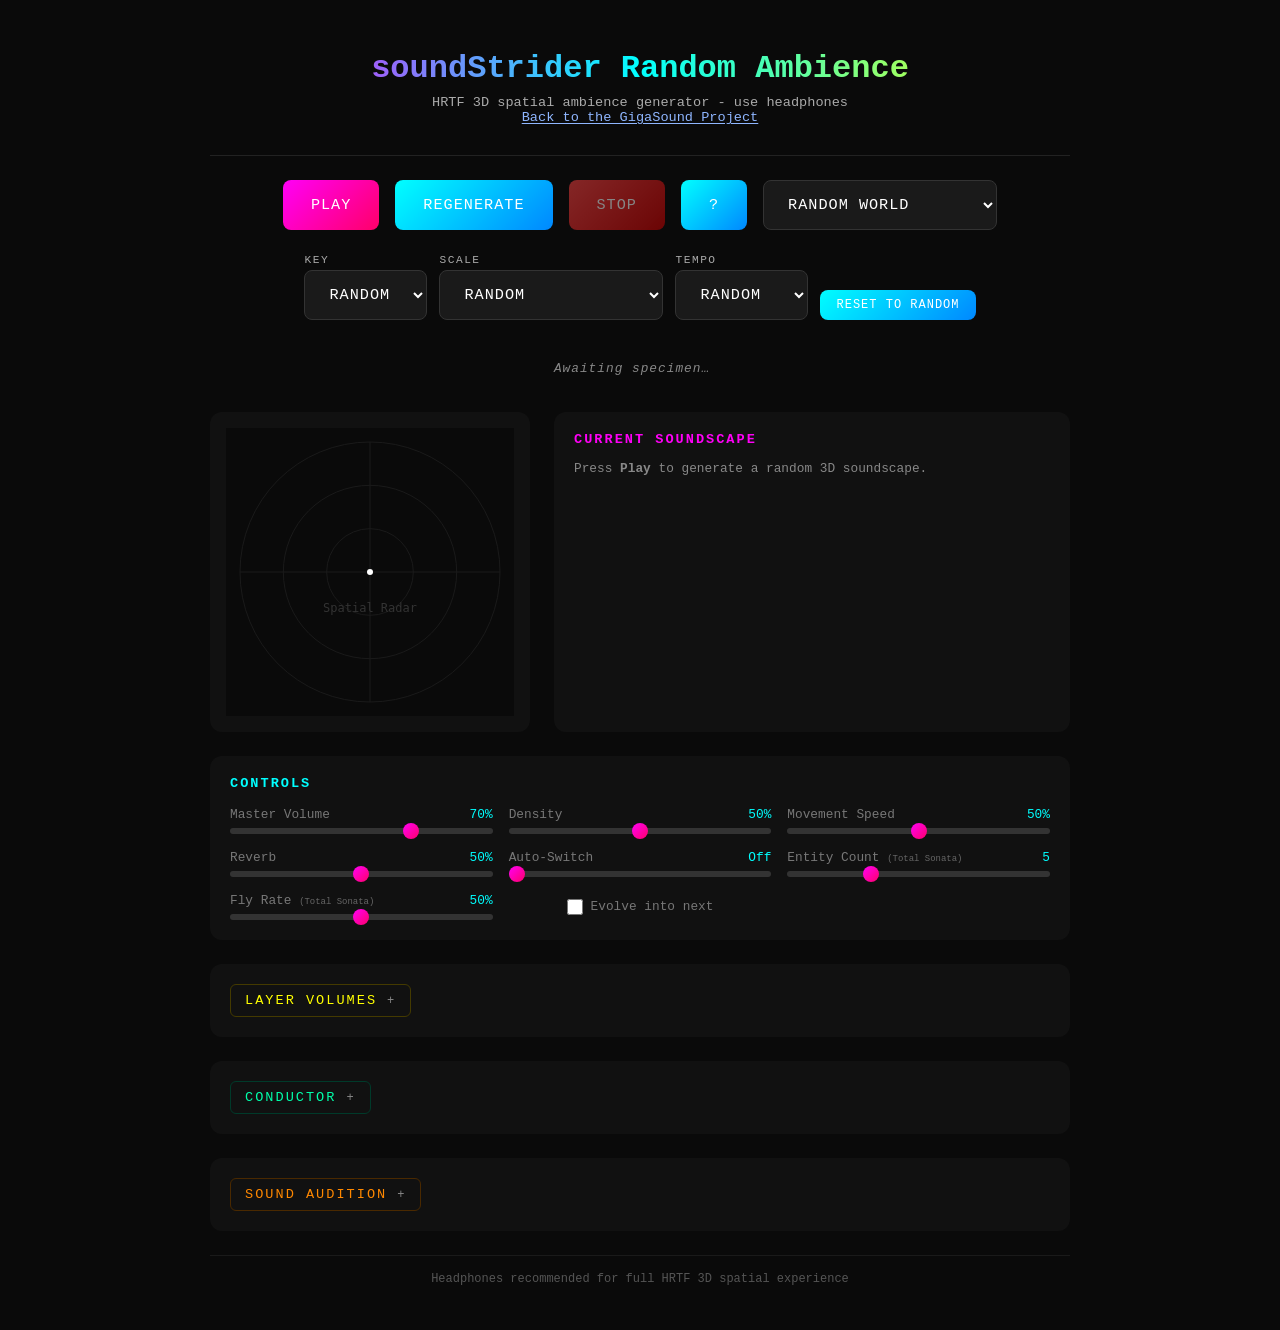
<file: projects/ambience-generator/index.html>
<!DOCTYPE html>
<html lang="en">
<head>
    <meta charset="UTF-8">
    <meta name="viewport" content="width=device-width, initial-scale=1.0">
    <title>soundStrider Random Ambience</title>
    <style>
        * {
            margin: 0;
            padding: 0;
            box-sizing: border-box;
        }

        body {
            font-family: 'Fira Mono', 'Consolas', monospace;
            background: #0a0a0a;
            color: #fff;
            min-height: 100vh;
            overflow-x: hidden;
        }

        .container {
            max-width: 900px;
            margin: 0 auto;
            padding: 20px;
        }

        header {
            text-align: center;
            padding: 30px 0;
            border-bottom: 1px solid #222;
            margin-bottom: 24px;
        }

        h1 {
            font-size: 2rem;
            /* Solid colour first: if background-clip:text is unsupported or the
               gradient fails to paint, the heading stays readable rather than
               rendering as transparent text. */
            color: #fff;
            margin-bottom: 8px;
        }

        @supports ((background-clip: text) or (-webkit-background-clip: text)) {
            h1 {
                background: linear-gradient(90deg, #FF00F7, #00FFFF, #FFFF00);
                -webkit-background-clip: text;
                background-clip: text;
                -webkit-text-fill-color: transparent;
            }
        }

        /* A gradient cannot be contrast-checked, so honour a contrast preference
           by dropping back to solid white on the near-black background. */
        @media (prefers-contrast: more) {
            h1 {
                background: none;
                -webkit-text-fill-color: #fff;
                color: #fff;
            }
        }

        .subtitle {
            color: #aaa;
            font-size: 0.85rem;
        }

        /* Default link blue fails contrast on this near-black page. */
        a {
            color: #8fb6ff;
            text-decoration: underline;
            text-underline-offset: 2px;
        }
        a:hover { color: #b9d0ff; }

        /* Visible keyboard focus indicators (WCAG 2.4.7) */
        button:focus-visible,
        select:focus-visible,
        input:focus-visible,
        .disclosure-btn:focus-visible {
            outline: 2px solid #FFFF00;
            outline-offset: 2px;
        }
        input[type="range"]:focus-visible::-webkit-slider-thumb {
            box-shadow: 0 0 0 3px #FFFF00;
        }

        /* Screen-reader-only utility */
        .visually-hidden {
            position: absolute !important;
            width: 1px; height: 1px;
            padding: 0; margin: -1px;
            overflow: hidden;
            clip: rect(0, 0, 0, 0);
            white-space: nowrap;
            border: 0;
        }

        /* Conductor panel */
        .conductor-panel {
            background: #111;
            border-radius: 12px;
            padding: 20px;
            margin-bottom: 24px;
        }
        .conductor-panel h2 {
            margin: 0;
            font-size: 0.85rem;
        }
        .conductor-panel .disclosure-btn {
            color: #00FFAA;
            border-color: #003a2a;
        }
        .conductor-panel .disclosure-btn:hover {
            border-color: #00FFAA;
        }
        .conductor-content {
            display: none;
            margin-top: 14px;
        }
        .conductor-content.visible { display: block; }
        .conductor-header {
            display: flex;
            flex-wrap: wrap;
            align-items: center;
            gap: 12px;
            margin-bottom: 12px;
            padding-bottom: 12px;
            border-bottom: 1px solid #222;
        }
        .conductor-mode {
            border: 1px solid #333;
            border-radius: 6px;
            padding: 6px 10px;
            display: inline-flex;
            gap: 12px;
            color: #ccc;
            font-size: 0.8rem;
        }
        .conductor-mode label {
            display: inline-flex;
            align-items: center;
            gap: 4px;
            cursor: pointer;
        }
        .conductor-mode input[type="radio"] { accent-color: #00FFAA; }
        .conductor-status {
            color: #888;
            font-size: 0.75rem;
            font-family: 'Fira Mono', monospace;
        }
        .conductor-grid {
            display: grid;
            grid-template-columns: repeat(auto-fill, minmax(140px, 1fr));
            gap: 6px;
            max-height: 360px;
            overflow-y: auto;
            padding: 4px 2px;
        }
        .conductor-grid h3 {
            grid-column: 1 / -1;
            color: #666;
            font-size: 0.7rem;
            text-transform: uppercase;
            letter-spacing: 1.5px;
            margin: 8px 0 2px;
        }
        .entity-btn {
            background: #1a1a1a;
            border: 1px solid #333;
            color: #ccc;
            padding: 7px 10px;
            font-size: 0.72rem;
            font-family: inherit;
            cursor: pointer;
            border-radius: 4px;
            text-transform: none;
            letter-spacing: 0;
            text-align: left;
            transition: all 0.15s ease;
            position: relative;
        }
        .entity-btn:hover {
            background: #222;
            border-color: #00FFAA;
            transform: none;
            box-shadow: none;
        }
        .entity-btn.pinned {
            border-color: #FFD700;
            background: #2a2410;
            color: #FFD700;
        }
        .entity-btn.banned {
            border-color: #aa3333;
            color: #885555;
            background: #1a1010;
            text-decoration: line-through;
        }
        .entity-btn .count {
            float: right;
            color: #00FFAA;
            font-size: 0.7rem;
        }
        .entity-btn.pinned .count { color: #FFD700; }
        .entity-btn.banned .count { display: none; }
        .conductor-hint {
            color: #666;
            font-size: 0.72rem;
            margin-top: 12px;
        }
        kbd {
            background: #222;
            border: 1px solid #444;
            border-radius: 3px;
            padding: 1px 6px;
            font-family: 'Fira Mono', monospace;
            font-size: 0.78em;
            color: #ddd;
        }

        /* Shortcuts help modal */
        .shortcuts-help {
            display: none;
            position: fixed;
            inset: 0;
            background: rgba(0, 0, 0, 0.85);
            z-index: 1000;
            align-items: center;
            justify-content: center;
            padding: 20px;
        }
        .shortcuts-help.visible { display: flex; }
        .shortcuts-help-inner {
            background: #111;
            border: 1px solid #333;
            border-radius: 12px;
            padding: 28px;
            max-width: 420px;
            width: 100%;
        }
        .shortcuts-help-inner h2 {
            color: #FFFF00;
            font-size: 0.9rem;
            text-transform: uppercase;
            letter-spacing: 2px;
            margin-bottom: 16px;
        }
        .shortcuts-help-inner dl {
            display: grid;
            grid-template-columns: auto 1fr;
            gap: 10px 16px;
            margin-bottom: 18px;
        }
        .shortcuts-help-inner dt {
            text-align: right;
            align-self: center;
        }
        .shortcuts-help-inner dd {
            color: #ccc;
            font-size: 0.85rem;
            align-self: center;
        }

        .generation-settings {
            display: flex;
            justify-content: center;
            align-items: flex-end;
            gap: 12px;
            margin-bottom: 24px;
            flex-wrap: wrap;
        }
        .setting-group {
            display: flex;
            flex-direction: column;
            gap: 4px;
        }
        .setting-group > label {
            color: #aaa;
            font-size: 0.7rem;
            text-transform: uppercase;
            letter-spacing: 1.5px;
        }
        .setting-group select {
            min-width: 110px;
        }
        .generation-settings button {
            padding: 8px 16px;
            font-size: 0.75rem;
            text-transform: uppercase;
            letter-spacing: 1px;
        }

        /* Disclosure (collapse/expand) button — replaces clickable h2s */
        .disclosure-btn {
            background: transparent;
            border: 1px solid #333;
            color: inherit;
            padding: 8px 14px;
            font-family: inherit;
            font-size: 0.85rem;
            text-transform: uppercase;
            letter-spacing: 2px;
            cursor: pointer;
            border-radius: 6px;
            display: inline-flex;
            align-items: center;
            gap: 10px;
            transition: background 0.2s ease, border-color 0.2s ease;
        }
        .disclosure-btn:hover {
            background: #1a1a1a;
            border-color: #555;
            transform: none;
            box-shadow: none;
        }
        .disclosure-btn .caret {
            font-size: 0.75rem;
            color: #888;
            transition: transform 0.2s ease;
            display: inline-block;
        }
        .disclosure-btn[aria-expanded="true"] .caret {
            transform: rotate(45deg);
        }

        .main-controls {
            display: flex;
            justify-content: center;
            gap: 16px;
            margin-bottom: 24px;
            flex-wrap: wrap;
        }

        button {
            background: linear-gradient(135deg, #FF00F7, #FF0069);
            border: none;
            color: white;
            padding: 14px 28px;
            font-size: 0.95rem;
            font-family: inherit;
            cursor: pointer;
            border-radius: 8px;
            transition: all 0.3s ease;
            text-transform: uppercase;
            letter-spacing: 1px;
        }

        button:hover {
            transform: translateY(-2px);
            box-shadow: 0 5px 20px rgba(255, 0, 247, 0.4);
        }

        button:disabled {
            opacity: 0.5;
            cursor: not-allowed;
            transform: none;
            box-shadow: none;
        }

        button.secondary {
            background: linear-gradient(135deg, #00FFFF, #0088FF);
        }

        button.secondary:hover {
            box-shadow: 0 5px 20px rgba(0, 255, 255, 0.4);
        }

        button.stop {
            background: linear-gradient(135deg, #ff4444, #cc0000);
        }

        button.stop:hover {
            box-shadow: 0 5px 20px rgba(255, 68, 68, 0.4);
        }

        select {
            background: #1a1a1a;
            border: 1px solid #333;
            color: #fff;
            padding: 14px 20px;
            font-size: 0.95rem;
            font-family: inherit;
            border-radius: 8px;
            cursor: pointer;
            text-transform: uppercase;
            letter-spacing: 1px;
            outline: none;
            transition: border-color 0.3s ease;
        }

        select:hover, select:focus {
            border-color: #FF00F7;
        }

        select option {
            background: #1a1a1a;
            color: #fff;
        }

        .radar-section {
            display: flex;
            gap: 24px;
            margin-bottom: 24px;
            align-items: stretch;
        }

        .radar-container {
            background: #111;
            border-radius: 12px;
            padding: 16px;
            flex: 0 0 320px;
            display: flex;
            align-items: center;
            justify-content: center;
            position: relative;
            overflow: hidden;
        }

        #radar {
            width: 288px;
            height: 288px;
            display: block;
        }

        .info-panel {
            background: #111;
            border-radius: 12px;
            padding: 20px;
            flex: 1;
            display: flex;
            flex-direction: column;
            gap: 12px;
            min-width: 0;
        }

        .info-panel h2 {
            color: #FF00F7;
            font-size: 0.85rem;
            text-transform: uppercase;
            letter-spacing: 2px;
        }

        #blendDescription {
            color: #888;
            font-size: 0.8rem;
            line-height: 1.6;
            flex: 1;
        }

        #blendDescription .env-tag {
            display: inline-block;
            background: #222;
            color: #00FFFF;
            padding: 2px 8px;
            border-radius: 4px;
            margin: 2px;
            font-size: 0.75rem;
        }

        #blendDescription .param-line {
            margin-top: 6px;
            color: #555;
        }

        .controls-panel {
            background: #111;
            border-radius: 12px;
            padding: 20px;
            margin-bottom: 24px;
        }

        .controls-panel h2 {
            color: #00FFFF;
            font-size: 0.85rem;
            text-transform: uppercase;
            letter-spacing: 2px;
            margin-bottom: 16px;
        }

        .sliders-grid {
            display: grid;
            grid-template-columns: repeat(auto-fit, minmax(200px, 1fr));
            gap: 16px;
        }

        .slider-group {
            display: flex;
            flex-direction: column;
            gap: 6px;
        }

        .slider-label {
            display: flex;
            justify-content: space-between;
            font-size: 0.8rem;
        }

        .slider-label span:first-child {
            color: #777;
        }

        .slider-label span:last-child {
            color: #00FFFF;
        }

        input[type="range"] {
            width: 100%;
            height: 6px;
            -webkit-appearance: none;
            background: #333;
            border-radius: 3px;
            outline: none;
        }

        input[type="range"]::-webkit-slider-thumb {
            -webkit-appearance: none;
            width: 16px;
            height: 16px;
            background: linear-gradient(135deg, #FF00F7, #FF0069);
            border-radius: 50%;
            cursor: pointer;
            transition: transform 0.2s ease;
        }

        input[type="range"]::-webkit-slider-thumb:hover {
            transform: scale(1.2);
        }

        .layer-volumes-panel {
            background: #111;
            border-radius: 12px;
            padding: 20px;
            margin-bottom: 24px;
        }

        .layer-volumes-panel h2 {
            margin: 0;
            font-size: 0.85rem;
        }
        .layer-volumes-panel .disclosure-btn {
            color: #FFFF00;
            border-color: #443a00;
        }
        .layer-volumes-panel .disclosure-btn:hover {
            border-color: #FFFF00;
        }

        .layer-volumes-grid {
            display: none;
            grid-template-columns: repeat(auto-fit, minmax(180px, 1fr));
            gap: 12px;
            margin-top: 12px;
        }

        .layer-volumes-grid.visible {
            display: grid;
        }

        .audition-panel {
            background: #111;
            border-radius: 12px;
            padding: 20px;
            margin-bottom: 24px;
        }

        .audition-panel h2 {
            margin: 0;
            font-size: 0.85rem;
        }
        .audition-panel .disclosure-btn {
            color: #FF8800;
            border-color: #4a2900;
        }
        .audition-panel .disclosure-btn:hover {
            border-color: #FF8800;
        }

        .audition-content {
            display: none;
            margin-top: 12px;
        }

        .audition-content.visible {
            display: block;
        }

        .audition-content h3 {
            color: #666;
            font-size: 0.75rem;
            text-transform: uppercase;
            letter-spacing: 1px;
            margin: 12px 0 8px;
        }

        .audition-grid {
            display: flex;
            flex-wrap: wrap;
            gap: 6px;
        }

        .audition-btn {
            background: #222;
            border: 1px solid #333;
            color: #aaa;
            padding: 6px 12px;
            font-size: 0.7rem;
            font-family: inherit;
            cursor: pointer;
            border-radius: 4px;
            text-transform: none;
            letter-spacing: 0;
            transition: all 0.2s ease;
        }

        .audition-btn:hover {
            background: #333;
            color: #fff;
            border-color: #FF8800;
            transform: none;
            box-shadow: 0 0 8px rgba(255, 136, 0, 0.3);
        }

        .audition-btn.audition-layer {
            background: #1a1a2a;
            border-color: #444;
            color: #00FFFF;
        }

        .audition-btn.audition-layer:hover {
            border-color: #00FFFF;
            box-shadow: 0 0 8px rgba(0, 255, 255, 0.3);
        }

        .specimen-name {
            text-align: center;
            padding: 12px 0;
            margin-bottom: 20px;
            min-height: 48px;
            display: flex;
            align-items: center;
            justify-content: center;
        }

        .specimen-name .name-text {
            font-size: 1.4rem;
            font-style: italic;
            letter-spacing: 2px;
            color: #FFFF00;
            text-shadow: 0 0 12px rgba(255, 255, 0, 0.3);
            opacity: 0;
            transition: opacity 0.6s ease;
        }

        .specimen-name .name-text.visible {
            opacity: 1;
        }

        .specimen-name .name-placeholder {
            color: #888;
            font-size: 0.8rem;
            font-style: italic;
            letter-spacing: 1px;
        }

        .key-text {
            font-size: 0.85rem;
            color: #00FFFF;
            letter-spacing: 1px;
            margin-left: 16px;
            opacity: 0;
            transition: opacity 0.6s ease;
        }

        .key-text.visible {
            opacity: 1;
        }

        .headphone-notice {
            text-align: center;
            color: #555;
            font-size: 0.75rem;
            padding: 16px;
            border-top: 1px solid #1a1a1a;
        }

        @media (max-width: 700px) {
            .radar-section {
                flex-direction: column;
            }

            .radar-container {
                flex: none;
                width: 100%;
            }

            #radar {
                width: 100%;
                max-width: 288px;
                height: auto;
                aspect-ratio: 1;
            }

            h1 {
                font-size: 1.5rem;
            }
        }
    </style>
</head>
<body>
    <div class="container">
        <header>
            <h1>soundStrider Random Ambience</h1>
            <p class="subtitle">HRTF 3D spatial ambience generator - use headphones</p>
            <p class="subtitle"><a href="../../">Back to the GigaSound Project</a></p>
        </header>

        <main id="main">

        <div class="main-controls" role="group" aria-label="Playback controls">
            <button id="playBtn" onclick="togglePlay()" aria-label="Play or pause ambience">Play</button>
            <button id="regenerateBtn" class="secondary" onclick="regenerate()" aria-label="Regenerate a new soundscape">Regenerate</button>
            <button id="stopBtn" class="stop" onclick="stopAll()" disabled aria-label="Stop ambience">Stop</button>
            <button id="helpBtn" class="secondary" onclick="toggleShortcutsHelp()" aria-label="Show keyboard shortcuts">?</button>
            <label for="worldSelect" class="visually-hidden">Choose a world or music mode</label>
            <select id="worldSelect" onchange="onWorldChange(this.value)">
                <option value="random">Random World</option>
                <option value="mixed">Mixed World</option>
                <optgroup label="── Worlds ──">
                <option value="aquatic">Aquatic</option>
                <option value="astral">Astral</option>
                <option value="beach">Beach</option>
                <option value="classic">Classic</option>
                <option value="desert">Desert</option>
                <option value="elemental">Elemental</option>
                <option value="forest">Forest</option>
                <option value="industrial">Industrial</option>
                <option value="limbic">Limbic</option>
                <option value="mainframe">Mainframe</option>
                <option value="mountain">Mountain</option>
                <option value="pulse">Pulse</option>
                <option value="storm">Storm</option>
                <option value="trance">Trance</option>
                <option value="tundra">Tundra</option>
                <option value="urban">Urban</option>
                </optgroup>
                <optgroup label="── Music Modes ──">
                <option value="berlin">Berlin School</option>
                <option value="dub">Dub</option>
                <option value="lofi">Lo-Fi</option>
                </optgroup>
                <optgroup label="── Sonatas ──">
                <option value="astralSonata">Astral Sonata</option>
                <option value="forestSonata">Forest Sonata</option>
                <option value="stormSonata">Storm Sonata</option>
                <option value="totalSonata">Total Sonata</option>
                <option value="tundraSonata">Tundra Sonata</option>
                </optgroup>
            </select>
        </div>

        <div class="generation-settings" role="group" aria-label="Generation settings, applied on Regenerate">
            <div class="setting-group">
                <label for="keySelect">Key</label>
                <select id="keySelect" onchange="selectedKey = this.value">
                    <option value="random">Random</option>
                    <option value="C">C</option>
                    <option value="C#">C♯</option>
                    <option value="D">D</option>
                    <option value="D#">D♯</option>
                    <option value="E">E</option>
                    <option value="F">F</option>
                    <option value="F#">F♯</option>
                    <option value="G">G</option>
                    <option value="G#">G♯</option>
                    <option value="A">A</option>
                    <option value="A#">A♯</option>
                    <option value="B">B</option>
                </select>
            </div>
            <div class="setting-group">
                <label for="scaleSelect">Scale</label>
                <select id="scaleSelect" onchange="selectedScale = this.value">
                    <option value="random">Random</option>
                    <option value="major">Major</option>
                    <option value="minor">Natural Minor</option>
                    <option value="dorian">Dorian</option>
                    <option value="lydian">Lydian</option>
                    <option value="mixolydian">Mixolydian</option>
                    <option value="majorPent">Major Pentatonic</option>
                    <option value="minorPent">Minor Pentatonic</option>
                    <option value="majorBlues">Major Blues</option>
                    <option value="minorBlues">Minor Blues</option>
                    <option value="wholeTone">Whole Tone</option>
                    <option value="hirajoshi">Hirajoshi</option>
                    <option value="in">In</option>
                    <option value="iwato">Iwato</option>
                    <option value="insen">Insen</option>
                    <option value="yo">Yo</option>
                    <option value="kumoi">Kumoi</option>
                    <option value="ryukyu">Ryukyu</option>
                </select>
            </div>
            <div class="setting-group">
                <label for="tempoSelect">Tempo</label>
                <select id="tempoSelect" onchange="selectedBpm = this.value">
                    <option value="random">Random</option>
                    <option value="60">60 BPM</option>
                    <option value="70">70 BPM</option>
                    <option value="80">80 BPM</option>
                    <option value="90">90 BPM</option>
                    <option value="100">100 BPM</option>
                    <option value="110">110 BPM</option>
                    <option value="120">120 BPM</option>
                    <option value="130">130 BPM</option>
                    <option value="140">140 BPM</option>
                    <option value="150">150 BPM</option>
                    <option value="160">160 BPM</option>
                </select>
            </div>
            <button class="secondary" type="button" onclick="resetGenerationSettings()" aria-label="Reset key, scale, and tempo to random">Reset to Random</button>
        </div>

        <div class="specimen-name" aria-live="polite" aria-atomic="true">
            <span id="specimenName" class="name-placeholder">Awaiting specimen…</span>
            <span id="specimenKey" class="key-text"></span>
        </div>

        <div class="radar-section">
            <div class="radar-container">
                <canvas id="radar" role="img" aria-label="3D spatial radar visualization of active sound sources around the listener"></canvas>
            </div>
            <div class="info-panel">
                <h2>Current Soundscape</h2>
                <div id="blendDescription" aria-live="polite" aria-atomic="true">
                    Press <strong>Play</strong> to generate a random 3D soundscape.
                </div>
            </div>
        </div>

        <div class="controls-panel">
            <h2>Controls</h2>
            <div class="sliders-grid">
                <div class="slider-group">
                    <label for="masterVolume" class="slider-label">
                        <span>Master Volume</span>
                        <span id="volumeValue" aria-hidden="true">70%</span>
                    </label>
                    <input type="range" id="masterVolume" min="0" max="100" value="70" oninput="updateVolume(this.value)" aria-valuetext="70 percent">
                </div>
                <div class="slider-group">
                    <label for="density" class="slider-label">
                        <span>Density</span>
                        <span id="densityValue" aria-hidden="true">50%</span>
                    </label>
                    <input type="range" id="density" min="0" max="100" value="50" oninput="updateDensity(this.value)" aria-valuetext="50 percent">
                </div>
                <div class="slider-group">
                    <label for="movement" class="slider-label">
                        <span>Movement Speed</span>
                        <span id="movementValue" aria-hidden="true">50%</span>
                    </label>
                    <input type="range" id="movement" min="0" max="100" value="50" oninput="updateMovement(this.value)" aria-valuetext="50 percent">
                </div>
                <div class="slider-group">
                    <label for="reverb" class="slider-label">
                        <span>Reverb</span>
                        <span id="reverbValue" aria-hidden="true">50%</span>
                    </label>
                    <input type="range" id="reverb" min="0" max="100" value="50" oninput="updateReverb(this.value)" aria-valuetext="50 percent">
                </div>
                <div class="slider-group">
                    <label for="autoSwitch" class="slider-label">
                        <span>Auto-Switch</span>
                        <span id="autoSwitchValue" aria-hidden="true">Off</span>
                    </label>
                    <input type="range" id="autoSwitch" min="0" max="100" value="0" oninput="updateAutoSwitch(this.value)" aria-valuetext="off">
                </div>
                <div class="slider-group">
                    <label for="entityCount" class="slider-label">
                        <span>Entity Count <span style="color:#666;font-size:0.7em;">(Total Sonata)</span></span>
                        <span id="entityCountValue" aria-hidden="true">5</span>
                    </label>
                    <input type="range" id="entityCount" min="1" max="14" value="5" oninput="updateEntityCount(this.value)" aria-valuetext="5">
                </div>
                <div class="slider-group">
                    <label for="flyRate" class="slider-label">
                        <span>Fly Rate <span style="color:#666;font-size:0.7em;">(Total Sonata)</span></span>
                        <span id="flyRateValue" aria-hidden="true">50%</span>
                    </label>
                    <input type="range" id="flyRate" min="0" max="100" value="50" oninput="updateFlyRate(this.value)" aria-valuetext="50 percent">
                </div>
                <div class="slider-group" style="display: flex; align-items: center; justify-content: center;">
                    <label style="display: flex; align-items: center; gap: 8px; cursor: pointer; font-size: 0.8rem; color: #777;">
                        <input type="checkbox" id="evolveCheckbox" onchange="evolveTransition = this.checked"
                               style="accent-color: #FF00F7; width: 16px; height: 16px;">
                        Evolve into next
                    </label>
                </div>
            </div>
        </div>

        <div class="layer-volumes-panel">
            <h2>
                <button id="layerVolumesToggle" class="disclosure-btn" type="button"
                        aria-expanded="false" aria-controls="layerVolumesGrid"
                        onclick="toggleLayerVolumes()">
                    Layer Volumes <span class="caret" aria-hidden="true">+</span>
                </button>
            </h2>
            <div id="layerVolumesGrid" class="layer-volumes-grid" role="region" aria-label="Per-layer volume controls"></div>
        </div>

        <div class="conductor-panel">
            <h2>
                <button id="conductorToggle" class="disclosure-btn" type="button"
                        aria-expanded="false" aria-controls="conductorContent"
                        onclick="toggleConductor()">
                    Conductor <span class="caret" aria-hidden="true">+</span>
                </button>
            </h2>
            <div id="conductorContent" class="conductor-content" role="region" aria-label="Conductor: spawn, pin, and ban Total Sonata entities">
                <div class="conductor-header">
                    <fieldset class="conductor-mode">
                        <legend class="visually-hidden">Action when clicking an entity</legend>
                        <label><input type="radio" name="conductorMode" value="spawn" checked onchange="conductorMode='spawn'"> Spawn</label>
                        <label><input type="radio" name="conductorMode" value="pin" onchange="conductorMode='pin'"> Pin</label>
                        <label><input type="radio" name="conductorMode" value="ban" onchange="conductorMode='ban'"> Ban</label>
                    </fieldset>
                    <button type="button" class="secondary" onclick="conductorClearAll()">Clear Pins/Bans</button>
                    <span id="conductorStatus" class="conductor-status" aria-live="polite"></span>
                </div>
                <div id="conductorGrid" class="conductor-grid" role="group" aria-label="Entity buttons"></div>
                <p class="conductor-hint">
                    Tip: <kbd>C</kbd> toggles this panel. Total Sonata must be running for spawn to work.
                </p>
            </div>
        </div>

        <div class="audition-panel">
            <h2>
                <button id="auditionToggle" class="disclosure-btn" type="button"
                        aria-expanded="false" aria-controls="auditionContent"
                        onclick="toggleAudition()">
                    Sound Audition <span class="caret" aria-hidden="true">+</span>
                </button>
            </h2>
            <div id="auditionContent" class="audition-content" role="region" aria-label="Audition individual sounds and layers">
                <h3>Layers</h3>
                <div id="auditionLayersGrid" class="audition-grid" role="group" aria-label="Layer audition buttons"></div>
                <h3>Props</h3>
                <div id="auditionPropsGrid" class="audition-grid" role="group" aria-label="Prop audition buttons"></div>
                <div id="auditionEntitiesSection" style="display:none;">
                    <h3>Total Sonata Entities <span style="color:#666;font-size:0.7em;">(dry, in current scale)</span></h3>
                    <div id="auditionEntitiesGrid" class="audition-grid" role="group" aria-label="Total Sonata entity audition buttons"></div>
                </div>
            </div>
        </div>

        <div class="headphone-notice">
            Headphones recommended for full HRTF 3D spatial experience
        </div>

        </main>
    </div>

    <div id="shortcutsHelp" class="shortcuts-help" role="dialog" aria-modal="true" aria-labelledby="shortcutsHelpTitle" aria-hidden="true" tabindex="-1">
        <div class="shortcuts-help-inner">
            <h2 id="shortcutsHelpTitle">Keyboard Shortcuts</h2>
            <dl>
                <dt><kbd>Space</kbd></dt><dd>Play / Pause</dd>
                <dt><kbd>R</kbd></dt><dd>Regenerate</dd>
                <dt><kbd>Esc</kbd></dt><dd>Stop (or close this dialog)</dd>
                <dt><kbd>L</kbd></dt><dd>Toggle Layer Volumes</dd>
                <dt><kbd>C</kbd></dt><dd>Toggle Conductor panel</dd>
                <dt><kbd>?</kbd> or <kbd>/</kbd></dt><dd>Show / hide this help</dd>
            </dl>
            <button type="button" onclick="toggleShortcutsHelp()">Close</button>
        </div>
    </div>
    <script src="ambience.js"></script>
</body>
</html>
</file>
<file: styles.css>
:root {
  --bg: #0e0f12;
  --panel: #17191f;
  --panel-2: #1e2129;
  --text: #e8e8ec;
  --muted: #a1a4ad;
  --accent: #7c8cff;
  --accent-hover: #5a6dff;
  /* Darker accent for filled surfaces that carry white text.
     --accent on white text is only 2.98:1; this is 5.36:1 (WCAG AA). */
  --accent-solid: #4a5ae8;
  --accent-solid-hover: #3a49cc;
  --border: #2a2d36;
  --max-w: 860px;
}
* { box-sizing: border-box; }
html { scroll-behavior: smooth; }
body {
  font-family: 'Inter', system-ui, -apple-system, Segoe UI, Arial, sans-serif;
  background: var(--bg);
  color: var(--text);
  margin: 0;
  line-height: 1.6;
  font-size: 17px;
}
h1, h2, h3 {
  font-family: 'Space Grotesk', 'Inter', sans-serif;
  letter-spacing: -0.01em;
  line-height: 1.2;
}
a {
  color: var(--accent);
  text-decoration: none;
  border-bottom: 1px solid transparent;
  transition: border-color .15s ease, color .15s ease;
}
a:hover, a:focus { border-bottom-color: var(--accent); }
a:focus-visible { outline: 2px solid var(--accent); outline-offset: 3px; border-radius: 2px; }

/* Links inside running text must not be signalled by colour alone (WCAG 1.4.1).
   The accent only reaches 2.43:1 against body text, so prose links are underlined.
   Navigation, cards, and other link-only blocks are exempt and stay clean. */
main p a,
main li a,
main dd a,
footer a {
  text-decoration: underline;
  text-underline-offset: 2px;
  text-decoration-thickness: 1px;
}
main p a:hover, main li a:hover, main dd a:hover, footer a:hover { text-decoration-thickness: 2px; }

.skip-link {
  position: absolute; left: -9999px; top: 0;
  background: var(--accent-solid); color: #fff; padding: .6rem 1rem; z-index: 100;
}
.skip-link:focus { left: 1rem; top: 1rem; }

/* Site-wide top bar for cross-page nav */
.site-bar {
  display: flex; justify-content: space-between; align-items: center;
  padding: .85rem 1.25rem;
  background: var(--panel);
  border-bottom: 1px solid var(--border);
  font-size: .95rem;
}
.site-bar .brand {
  color: var(--text); font-weight: 600; border: none;
  display: inline-flex; align-items: center; gap: .5rem;
}
.site-bar .brand img { height: 28px; width: auto; }
.site-bar nav { display: flex; gap: 1.25rem; }
.site-bar nav a { color: var(--muted); }
.site-bar nav a:hover, .site-bar nav a[aria-current="page"] { color: var(--text); }

.hero {
  padding: 4rem 1.5rem 3rem;
  background: linear-gradient(180deg, #1a1d27 0%, var(--bg) 100%);
  text-align: center;
  border-bottom: 1px solid var(--border);
}
.hero img.logo { width: 140px; height: auto; margin-bottom: 1rem; }
.hero h1 { font-size: 2.4rem; margin: .5rem 0 .25rem; }
.hero .tagline { color: var(--muted); font-size: 1.1rem; margin: 0 0 1.5rem; }

nav.primary {
  display: flex; justify-content: center; flex-wrap: wrap; gap: 1.25rem;
  margin-top: 1rem; font-size: .95rem;
}
nav.primary a { color: var(--muted); }
nav.primary a:hover { color: var(--text); }

main { max-width: var(--max-w); margin: 0 auto; padding: 0 1.5rem; }
section { padding: 3rem 0; border-bottom: 1px solid var(--border); }
section:last-of-type { border-bottom: none; }
section h2 { font-size: 1.6rem; margin: 0 0 1rem; }
section p { color: var(--text); }
section .lede { color: var(--muted); margin-top: -.25rem; margin-bottom: 1.5rem; }

.reel {
  background: var(--panel);
  border: 1px solid var(--border);
  border-radius: 10px;
  padding: 1.5rem;
}
.reel audio { width: 100%; margin-top: .75rem; }

.work-grid { display: grid; gap: 1rem; }
.work-item {
  background: var(--panel);
  border: 1px solid var(--border);
  border-radius: 10px;
  padding: 1.25rem 1.5rem;
}
.work-item h3 { margin: 0 0 .25rem; font-size: 1.15rem; }
.work-item .meta { color: var(--muted); font-size: .9rem; margin: 0 0 .75rem; }
.work-item p { margin: .5rem 0; }
.work-item audio { width: 100%; margin-top: .5rem; }
.tags { display: flex; flex-wrap: wrap; gap: .4rem; margin-top: .75rem; }
.tag {
  font-size: .75rem; color: var(--muted);
  background: var(--panel-2); border: 1px solid var(--border);
  padding: .2rem .55rem; border-radius: 999px;
}

.about p + p { margin-top: .85rem; }
.tools { display: flex; flex-wrap: wrap; gap: .5rem; margin-top: 1rem; }
.tools .tag { font-size: .85rem; }

.contact form {
  display: flex; flex-direction: column; gap: .75rem;
  max-width: 500px;
}
.contact label {
  font-size: .9rem; color: var(--muted);
  display: flex; flex-direction: column; gap: .35rem;
}
.contact input[type="email"], .contact textarea {
  padding: .7rem .9rem;
  background: var(--panel);
  border: 1px solid var(--border);
  border-radius: 6px;
  color: var(--text);
  font-size: 1rem;
  font-family: inherit;
  width: 100%;
}
/* Keep a real focus ring. A border colour change alone is too weak to satisfy
   focus visible (WCAG 2.4.7) and non-text contrast (1.4.11). */
.contact input[type="email"]:focus, .contact textarea:focus {
  border-color: var(--accent);
  outline: 2px solid var(--accent);
  outline-offset: 2px;
}
.contact textarea { min-height: 140px; resize: vertical; }
.contact button {
  align-self: flex-start;
  padding: .7rem 1.6rem;
  background: var(--accent-solid); color: #fff;
  border: none; border-radius: 6px;
  font-size: 1rem; font-weight: 500;
  cursor: pointer;
  transition: background .15s ease;
}
.contact button:hover { background: var(--accent-solid-hover); }
.contact button:focus-visible {
  outline: 2px solid var(--accent);
  outline-offset: 3px;
}

.links-list { list-style: none; padding: 0; margin: 0; display: grid; gap: .5rem; }
.links-list li { padding: .5rem 0; }

/* Numbered procedures keep their markers: the numbers are the content. */
.steps { padding-left: 1.5rem; margin: 0; display: grid; gap: .5rem; }
.steps li { padding: .25rem 0; }

/* Router landing page */
.router-main {
  min-height: calc(100vh - 60px);
  display: flex; flex-direction: column; align-items: center; justify-content: center;
  padding: 3rem 1.5rem; text-align: center;
}
.router-hero img.logo { width: 160px; height: auto; margin-bottom: 1rem; }
.router-hero h1 { font-size: 2.6rem; margin: .5rem 0 .25rem; }
.router-hero .tagline { color: var(--muted); font-size: 1.15rem; margin: 0 0 2.5rem; }
.router-cards {
  display: grid; gap: 1.25rem;
  grid-template-columns: 1fr;
  max-width: 760px; width: 100%;
}
@media (min-width: 720px) { .router-cards { grid-template-columns: 1fr 1fr; } }
.router-card {
  display: block;
  padding: 2rem 1.75rem;
  background: var(--panel);
  border: 1px solid var(--border);
  border-radius: 14px;
  color: var(--text);
  text-align: left;
  transition: border-color .15s ease, transform .15s ease, background .15s ease;
}
.router-card:hover, .router-card:focus {
  border-color: var(--accent);
  background: var(--panel-2);
  transform: translateY(-2px);
  border-bottom: 1px solid var(--accent);
}
.router-card .card-title {
  display: block;
  margin: 0 0 .4rem;
  font-family: 'Space Grotesk', 'Inter', sans-serif;
  font-size: 1.35rem; font-weight: 600;
  color: var(--accent);
}
.router-card .card-note { display: block; color: var(--muted); }

footer {
  text-align: center; padding: 2.5rem 1.5rem;
  color: var(--muted); font-size: .9rem;
  border-top: 1px solid var(--border);
  margin-top: 2rem;
}
footer p { margin: 0; }
footer p + p { margin-top: .4rem; }

/* Respect a reduced-motion preference (WCAG 2.3.3): no smooth scrolling,
   no card lift, no colour fades. */
@media (prefers-reduced-motion: reduce) {
  html { scroll-behavior: auto; }
  *, *::before, *::after {
    animation-duration: .01ms !important;
    animation-iteration-count: 1 !important;
    transition-duration: .01ms !important;
    scroll-behavior: auto !important;
  }
  .router-card:hover, .router-card:focus { transform: none; }
}

@media (max-width: 600px) {
  .hero { padding: 3rem 1rem 2rem; }
  .hero h1 { font-size: 1.9rem; }
  .router-hero h1 { font-size: 2rem; }
  section { padding: 2.25rem 0; }
  .site-bar { padding: .75rem 1rem; }
  .site-bar nav { gap: .9rem; }
}
</file>
